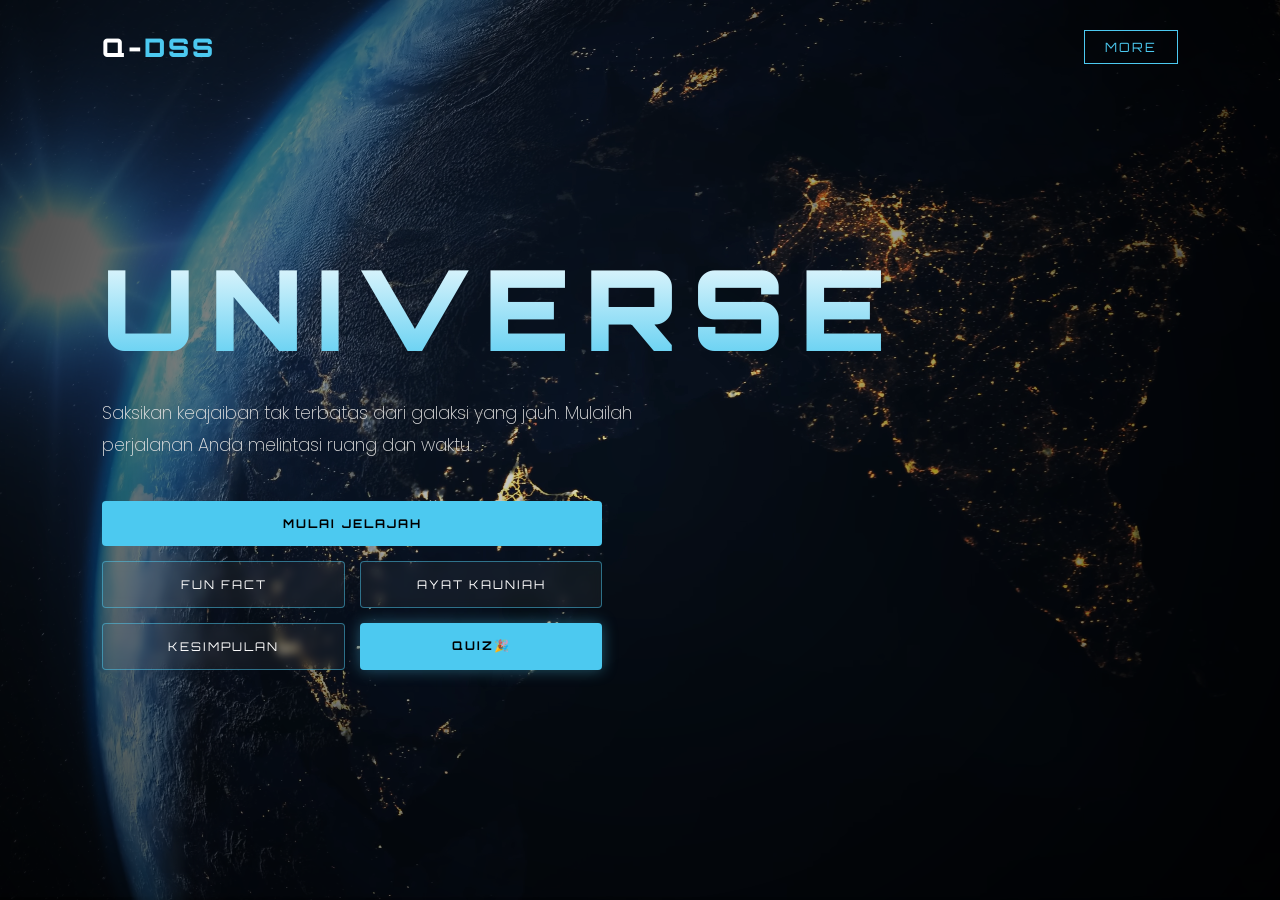
<file: index.html>
<!DOCTYPE html>
<html lang="id">
<head>
    <meta charset="UTF-8">
    <meta name="viewport" content="width=device-width, initial-scale=1.0">
    <title>Q-DSS | Jelajah Tata Surya</title>
    <style>
        @import url('https://fonts.googleapis.com/css2?family=Orbitron:wght@400;700;900&family=Poppins:wght@200;400;600&display=swap');

        * {
            margin: 0;
            padding: 0;
            box-sizing: border-box;
        }

        body {
            background: #000;
            color: white;
            font-family: 'Poppins', sans-serif;
            overflow: hidden;
            height: 100vh;
            -webkit-font-smoothing: antialiased;
        }

        /* Video Background */
        .video-wrapper {
            position: fixed;
            top: 0;
            left: 0;
            width: 100%;
            height: 100%;
            z-index: -1;
        }

        #bg-video {
            width: 100%;
            height: 100%;
            object-fit: cover;
        }

        .overlay {
            position: fixed;
            top: 0;
            left: 0;
            width: 100%;
            height: 100%;
            background: radial-gradient(circle, rgba(0,0,0,0.1) 0%, rgba(0,0,0,0.8) 100%);
            z-index: 0;
        }

        /* Overlay Sidebar Aktif */
        .body-overlay {
            position: fixed;
            top: 0;
            left: 0;
            width: 100%;
            height: 100%;
            background: rgba(0, 0, 0, 0.6);
            z-index: 999;
            opacity: 0;
            visibility: hidden;
            transition: 0.4s;
        }
        .body-overlay.active {
            opacity: 1;
            visibility: visible;
        }

        /* Nav */
        nav {
            position: relative;
            z-index: 10;
            display: flex;
            justify-content: space-between;
            align-items: center;
            padding: 30px 8%;
        }

        .logo {
            font-family: 'Orbitron';
            font-weight: 900;
            font-size: 1.6rem;
            letter-spacing: 3px;
        }

        .logo span { color: #4cc9f0; }

        .btn-more {
            background: none;
            border: 1px solid #4cc9f0;
            color: #4cc9f0;
            padding: 8px 20px;
            font-family: 'Orbitron';
            cursor: pointer;
            letter-spacing: 2px;
            font-size: 0.8rem;
            transition: 0.3s;
        }

        .btn-more:hover {
            background: #4cc9f0;
            color: #000;
            box-shadow: 0 0 15px #4cc9f0;
        }

        /* Sidebar */
        .sidebar {
            position: fixed;
            top: 0;
            right: -300px; 
            width: 280px;
            height: 100%;
            background: rgba(0, 0, 0, 0.95);
            backdrop-filter: blur(15px);
            z-index: 1000;
            transition: 0.4s ease-in-out;
            padding: 100px 30px;
            border-left: 4px solid #4cc9f0;
        }

        .sidebar.active { right: 0; }

        .sidebar ul { list-style: none; }

        .sidebar ul li { margin-bottom: 30px; }

        .sidebar ul li a {
            text-decoration: none;
            color: white;
            font-family: 'Orbitron';
            font-size: 0.9rem;
            letter-spacing: 2px;
            transition: 0.3s;
            opacity: 0.7;
            text-transform: uppercase;
        }

        .sidebar ul li a:hover {
            opacity: 1;
            color: #4cc9f0;
            padding-left: 10px;
        }

        .close-btn {
            position: absolute;
            top: 30px;
            right: 30px;
            color: #4cc9f0;
            font-family: 'Orbitron';
            cursor: pointer;
            font-size: 0.8rem;
        }

        /* Hero */
        .hero {
            position: relative;
            z-index: 10;
            height: 80vh;
            display: flex;
            align-items: center;
            padding: 0 8%;
        }

        /* Content Box */
        .content-box {
            padding-left: 0; 
        }

        h1 {
            font-family: 'Orbitron';
            font-size: clamp(3rem, 10vw, 7rem);
            font-weight: 900;
            letter-spacing: 15px;
            margin-bottom: 20px;
            background: linear-gradient(to bottom, #fff, #4cc9f0);
            -webkit-background-clip: text;
            -webkit-text-fill-color: transparent;
        }

        p {
            max-width: 600px;
            font-size: 1.1rem;
            font-weight: 200;
            line-height: 1.8;
            margin-bottom: 40px;
            color: #e0e0e0;
        }

        /* Tombol Layout Grid */
        .btn-container {
            display: grid;
            grid-template-columns: repeat(2, 1fr);
            gap: 15px;
            max-width: 500px;
        }

        .btn {
            padding: 15px 30px;
            font-family: 'Orbitron';
            font-size: 0.75rem;
            letter-spacing: 2px;
            text-decoration: none;
            transition: 0.4s;
            border-radius: 4px;
            text-align: center;
            border: 1px solid rgba(76, 201, 240, 0.5);
            background: rgba(255, 255, 255, 0.05);
            color: white;
            backdrop-filter: blur(5px);
            cursor: pointer;
        }

        .btn-wide {
            grid-column: span 2;
            background: #4cc9f0;
            color: #000;
            font-weight: 700;
            border: none;
        }

        /* Tombol Kuis Biru Solid Aktif dari Awal */
        .btn-quiz {
            background: #4cc9f0;
            color: #000;
            font-weight: 700;
            border: none;
            box-shadow: 0 0 15px rgba(76, 201, 240, 0.4);
        }

        .btn:hover {
            box-shadow: 0 0 20px #4cc9f0;
            background: #4cc9f0;
            color: #000;
            transform: translateY(-3px);
        }

        /* Efek hover khusus tombol kuis */
        .btn-quiz:hover {
            box-shadow: 0 0 25px #4cc9f0;
            background: #3eb5da;
        }

        /* =========================================
           CUSTOM MODAL (POP-UP) WARNING THEME
           ========================================= */
        .modal-quiz-overlay {
            position: fixed;
            top: 0;
            left: 0;
            width: 100%;
            height: 100%;
            background: rgba(0, 0, 0, 0.7);
            backdrop-filter: blur(10px);
            -webkit-backdrop-filter: blur(10px);
            z-index: 9999; /* Sangat tinggi agar menutupi segalanya */
            display: flex;
            justify-content: center;
            align-items: center;
            
            /* Animasi Fade In */
            opacity: 0;
            visibility: hidden;
            transition: 0.4s ease-in-out;
        }

        /* Kelas aktif untuk menampilkan modal */
        .modal-quiz-overlay.active {
            opacity: 1;
            visibility: visible;
        }

        .modal-quiz-content {
            background: rgba(0, 0, 0, 0.85);
            border: 2px solid #4cc9f0;
            width: 90%;
            max-width: 500px;
            padding: 40px;
            border-radius: 12px;
            text-align: center;
            box-shadow: 0 0 40px rgba(76, 201, 240, 0.3), inset 0 0 15px rgba(76, 201, 240, 0.1);
            position: relative;
            transform: scale(0.8);
            transition: 0.4s ease-in-out;
        }

        /* Efek Scale Up saat modal aktif */
        .modal-quiz-overlay.active .modal-quiz-content {
            transform: scale(1);
        }

        /* Simbol Peringatan Neon */
        .modal-warning-icon {
            font-size: 3rem;
            color: #ffb703; /* Warna kuning peringatan */
            margin-bottom: 20px;
            text-shadow: 0 0 15px rgba(255, 183, 3, 0.7);
        }

        .modal-quiz-title {
            font-family: 'Orbitron';
            font-weight: 700;
            color: white;
            font-size: 1.3rem;
            letter-spacing: 2px;
            margin-bottom: 20px;
            text-transform: uppercase;
        }

        .modal-quiz-text {
            font-size: 1rem;
            color: #ccc;
            line-height: 1.7;
            font-weight: 200;
            margin-bottom: 35px;
        }

        .modal-quiz-text strong {
            color: #4cc9f0;
            font-weight: 600;
        }

        /* Grid Tombol di dalam Modal */
        .modal-btn-grid {
            display: grid;
            grid-template-columns: repeat(2, 1fr);
            gap: 15px;
        }

        /* Kustomisasi tombol di dalam modal */
        .modal-btn {
            font-size: 0.8rem;
            padding: 12px 0;
            border-radius: 4px;
        }

        .btn-cancel {
            background: rgba(255, 255, 255, 0.05);
            border: 1px solid rgba(255, 255, 255, 0.2);
            color: #ccc;
        }

        .btn-cancel:hover {
            background: rgba(255, 255, 255, 0.15);
            color: white;
            box-shadow: 0 0 10px rgba(255, 255, 255, 0.2);
        }

        .btn-confirm {
            background: #4cc9f0;
            color: #000;
            border: none;
            font-weight: 700;
        }

    </style>
</head>
<body>

    <div class="video-wrapper">
        <video autoplay muted loop playsinline id="bg-video">
            <source src="videoplayback (2).mp4" type="video/mp4">
        </video>
    </div>

    <div class="overlay"></div>
    <div class="body-overlay" id="bodyOverlay" onclick="toggleSidebar()"></div>

    <nav>
        <div class="logo">Q-<span>DSS</span></div>
        <button class="btn-more" onclick="toggleSidebar()">MORE</button>
    </nav>

    <div class="sidebar" id="sidebar">
        <div class="close-btn" onclick="toggleSidebar()">CLOSE [X]</div>
        <ul>
            <li><a href="contactus.html">Contact Us</a></li>
            <li><a href="library.html">Library</a></li>
            <li><a href="about this.html">About This</a></li>
            <li><a href="suggestion.html">Suggestion</a></li>
        </ul>
    </div>

    <main class="hero">
        <div class="content-box">
            <h1>UNIVERSE</h1>
            <p>Saksikan keajaiban tak terbatas dari galaksi yang jauh. Mulailah perjalanan Anda melintasi ruang dan waktu.</p>
            
            <div class="btn-container">
                <a href="pembahasan.html" class="btn btn-wide">MULAI JELAJAH</a>
                <a href="funfact.html" class="btn">FUN FACT</a>
                <a href="ayat.html" class="btn">AYAT KAUNIAH</a>
                <a href="kesimpulan.html" class="btn">KESIMPULAN</a>
                
                <a onclick="openQuizModal()" class="btn btn-quiz">QUIZ🎉</a>
            </div>
        </div>
    </main>

    <div class="modal-quiz-overlay" id="quizModal">
        <div class="modal-quiz-content">
            <div class="modal-warning-icon">⚠️</div>
            <div class="modal-quiz-title">Transmisi Terdeteksi</div>
            <p class="modal-quiz-text">
                PENTING: Sebelum mengerjakan kuis, pastikan Kamu sudah mempelajari seluruh isi materi di dalam website <strong>Q-DSS</strong> ini! <br><br> Apakah Kamu sudah siap untuk memulai ujian kosmik?
            </p>
            
            <div class="modal-btn-grid">
                <button class="btn modal-btn btn-cancel" onclick="closeQuizModal()">BELUM SIAP</button>
                <a href="quiz.html" class="btn modal-btn btn-confirm">SIAP, MULAI</a>
            </div>
        </div>
    </div>

    <script>
        function toggleSidebar() {
            document.getElementById("sidebar").classList.toggle("active");
            document.getElementById("bodyOverlay").classList.toggle("active");
        }

        // --- LOGIKA JAVASCRIPT UNTUK MODAL KUIS ---
        const quizModal = document.getElementById("quizModal");

        // Fungsi Membuka Modal
        function openQuizModal() {
            quizModal.classList.add("active");
        }

        // Fungsi Menutup Modal
        function closeQuizModal() {
            quizModal.classList.remove("active");
        }

        // Opsional: Menutup modal jika user klik area gelap di luar kotak peringatan
        quizModal.addEventListener('click', function(e) {
            if (e.target === quizModal) {
                closeQuizModal();
            }
        });
    </script>

</body>
</html>
</file>
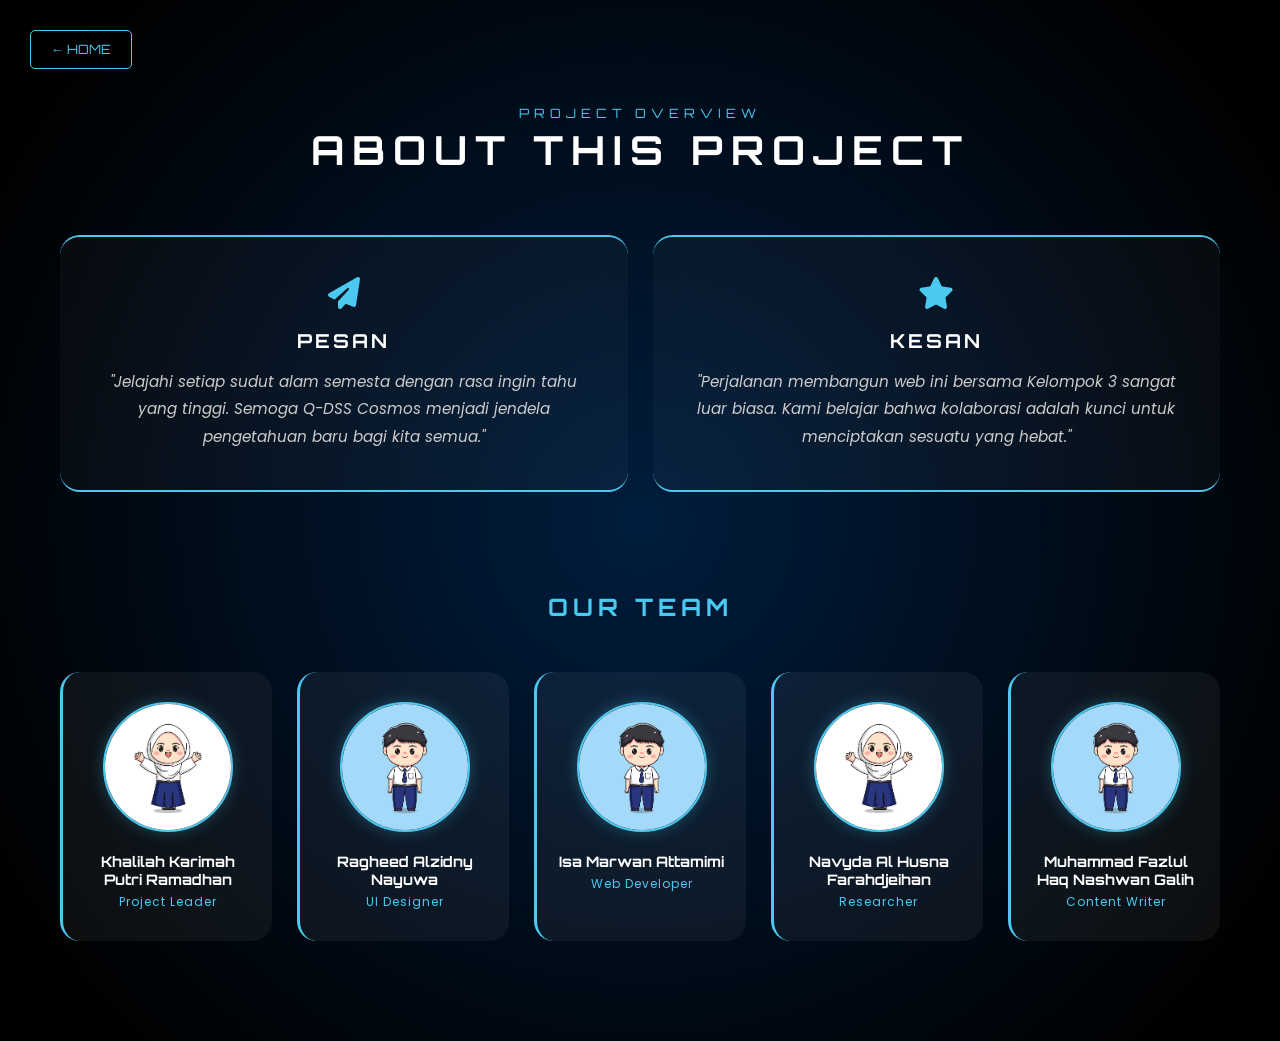
<file: about this.html>
<!DOCTYPE html>
<html lang="id">
<head>
    <meta charset="UTF-8">
    <meta name="viewport" content="width=device-width, initial-scale=1.0">
    <title>About Project | Kelompok 3</title>
    <link rel="stylesheet" href="https://cdnjs.cloudflare.com/ajax/libs/font-awesome/6.5.1/css/all.min.css">
    <style>
        @import url('https://fonts.googleapis.com/css2?family=Orbitron:wght@400;700&family=Poppins:wght@200;400;600&display=swap');

        * { margin: 0; padding: 0; box-sizing: border-box; }

        body {
            background: #000;
            color: white;
            font-family: 'Poppins', sans-serif;
            background-image: radial-gradient(circle at center, #001d3d 0%, #000 90%);
            min-height: 100vh;
        }

        /* Tombol Back */
        .btn-back {
            position: fixed;
            top: 30px;
            left: 30px;
            text-decoration: none;
            color: #4cc9f0;
            font-family: 'Orbitron';
            font-size: 0.8rem;
            border: 1px solid #4cc9f0;
            padding: 10px 20px;
            border-radius: 5px;
            transition: 0.3s;
            z-index: 100;
            background: rgba(0,0,0,0.5);
            backdrop-filter: blur(5px);
        }

        .btn-back:hover { background: #4cc9f0; color: #000; box-shadow: 0 0 20px #4cc9f0; }

        .container {
            max-width: 1200px;
            margin: 0 auto;
            padding: 100px 20px;
        }

        header { text-align: center; margin-bottom: 60px; }
        header h1 {
            font-family: 'Orbitron';
            font-size: 2.5rem;
            letter-spacing: 8px;
            color: #fff;
            margin-bottom: 10px;
        }
        header span { color: #4cc9f0; font-family: 'Orbitron'; letter-spacing: 5px; font-size: 0.8rem; }

        /* --- PESAN & KESAN (DI ATAS) --- */
        .feedback-section {
            display: grid;
            grid-template-columns: repeat(auto-fit, minmax(300px, 1fr));
            gap: 25px;
            margin-bottom: 100px;
        }

        .feedback-box {
            background: rgba(255, 255, 255, 0.03);
            padding: 40px;
            border-radius: 20px;
            border-top: 2px solid #4cc9f0;
            border-bottom: 2px solid #4cc9f0;
            backdrop-filter: blur(10px);
            text-align: center;
            transition: 0.3s;
        }

        .feedback-box:hover { background: rgba(76, 201, 240, 0.05); }

        .feedback-box i { font-size: 2rem; color: #4cc9f0; margin-bottom: 20px; display: block; }
        .feedback-box h2 { font-family: 'Orbitron'; font-size: 1.2rem; color: #fff; margin-bottom: 15px; letter-spacing: 3px; }
        .feedback-box p { font-size: 0.95rem; line-height: 1.8; color: #ccc; font-style: italic; }

        /* --- ANGGOTA (5 ORANG) --- */
        .team-title {
            text-align: center;
            font-family: 'Orbitron';
            font-size: 1.5rem;
            color: #4cc9f0;
            margin-bottom: 50px;
            letter-spacing: 5px;
        }

        .team-grid {
            display: grid;
            grid-template-columns: repeat(auto-fit, minmax(200px, 1fr));
            gap: 25px;
            justify-content: center;
        }

        .member-card {
            background: rgba(255, 255, 255, 0.05);
            padding: 30px 20px;
            border-radius: 20px;
            text-align: center;
            border-left: 3px solid #4cc9f0; /* Garis vertikal biru */
            transition: 0.4s;
        }

        .member-card:hover { transform: translateY(-10px); background: rgba(76, 201, 240, 0.1); }

        .photo-frame {
            width: 130px;
            height: 130px;
            margin: 0 auto 20px;
            border: 2px solid #4cc9f0;
            border-radius: 50%;
            overflow: hidden;
            background: #111;
            box-shadow: 0 0 15px rgba(76, 201, 240, 0.3);
        }

        .photo-frame img { width: 100%; height: 100%; object-fit: cover; }

        .member-card h3 { font-family: 'Orbitron'; font-size: 0.9rem; margin-bottom: 5px; color: #fff; }
        .member-card p { font-size: 0.75rem; color: #4cc9f0; letter-spacing: 1px; }

        @media (max-width: 768px) {
            header h1 { font-size: 1.8rem; }
        }
    </style>
</head>
<body>

    <a href="index.html" class="btn-back">← HOME</a>

    <div class="container">
        <header>
            <span>PROJECT OVERVIEW</span>
            <h1>ABOUT THIS PROJECT</h1>
        </header>

        <div class="feedback-section">
            <div class="feedback-box">
                <i class="fa-solid fa-paper-plane"></i>
                <h2>PESAN</h2>
                <p>"Jelajahi setiap sudut alam semesta dengan rasa ingin tahu yang tinggi. Semoga Q-DSS Cosmos menjadi jendela pengetahuan baru bagi kita semua."</p>
            </div>
            <div class="feedback-box">
                <i class="fa-solid fa-star"></i>
                <h2>KESAN</h2>
                <p>"Perjalanan membangun web ini bersama Kelompok 3 sangat luar biasa. Kami belajar bahwa kolaborasi adalah kunci untuk menciptakan sesuatu yang hebat."</p>
            </div>
        </div>

        <h2 class="team-title">OUR TEAM</h2>
        
        <div class="team-grid">
            <div class="member-card">
                <div class="photo-frame">
                    <img src="siswa-smp-indonesia-karakter-gadis-hijab-lucu_380474-906.avif" alt="Anggota 1">
                </div>
                <h3>Khalilah Karimah Putri Ramadhan</h3>
                <p>Project Leader</p>
            </div>

            <div class="member-card">
                <div class="photo-frame">
                    <img src="siswa-indonesia-smp-karakter-anak-laki-laki-kawaii-yang-lucu_380474-748.avif" alt="Anggota 2">
                </div>
                <h3>Ragheed Alzidny Nayuwa</h3>
                <p>UI Designer</p>
            </div>

            <div class="member-card">
                <div class="photo-frame">
                    <img src="siswa-indonesia-smp-karakter-anak-laki-laki-kawaii-yang-lucu_380474-748.avif" alt="Anggota 3">
                </div>
                <h3>Isa Marwan Attamimi</h3>
                <p>Web Developer</p>
            </div>

            <div class="member-card">
                <div class="photo-frame">
                    <img src="siswa-smp-indonesia-karakter-gadis-hijab-lucu_380474-906.avif" alt="Anggota 4">
                </div>
                <h3>Navyda Al Husna Farahdjeihan</h3>
                <p>Researcher</p>
            </div>

            <div class="member-card">
                <div class="photo-frame">
                    <img src="siswa-indonesia-smp-karakter-anak-laki-laki-kawaii-yang-lucu_380474-748.avif" alt="Anggota 5">
                </div>
                <h3>Muhammad Fazlul Haq Nashwan Galih</h3>
                <p>Content Writer</p>
            </div>
        </div>
    </div>

</body>
</html>
</file>
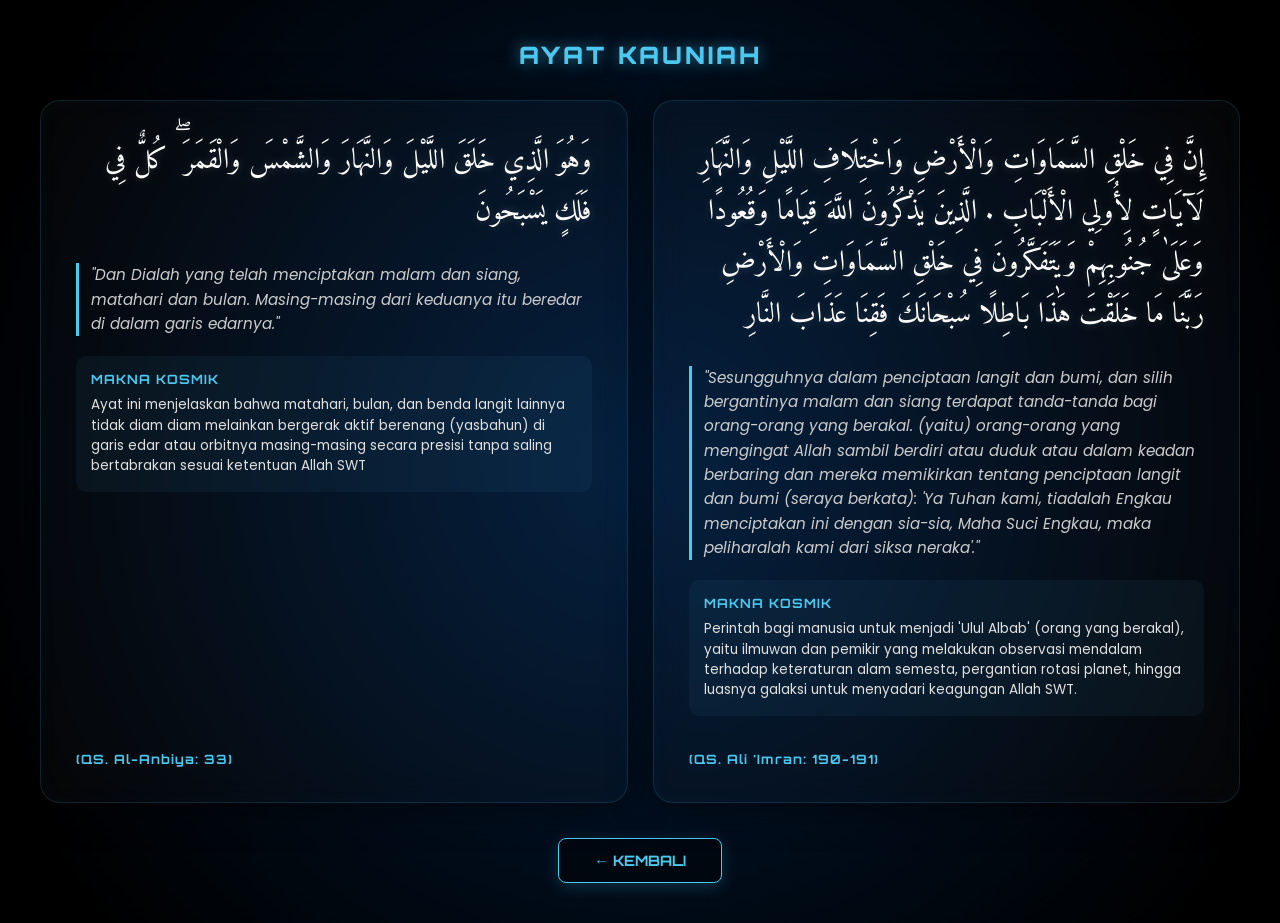
<file: ayat.html>
<!DOCTYPE html>
<html lang="id">
<head>
    <meta charset="UTF-8">
    <meta name="viewport" content="width=device-width, initial-scale=1.0">
    <title>Q-DSS | Ayat Kauniah</title>
    <style>
        @import url('https://fonts.googleapis.com/css2?family=Amiri&family=Orbitron:wght@400;700;900&family=Poppins:wght@300;400;500;600&display=swap');

        * { margin: 0; padding: 0; box-sizing: border-box; }

        body {
            background: #000;
            color: white;
            font-family: 'Poppins', sans-serif;
            min-height: 100vh;
            width: 100vw;
            display: flex;
            flex-direction: column;
            justify-content: center;
            align-items: center;
            background-image: radial-gradient(circle at center, #001d3d 0%, #000 90%);
            overflow-x: hidden;
            padding: 40px 20px;
        }

        /* --- BACKGROUND STARS --- */
        .stars {
            position: fixed;
            top: 0; left: 0; width: 100%; height: 100%;
            background: url('https://www.transparenttextures.com/patterns/stardust.png');
            opacity: 0.4;
            z-index: -1;
        }

        h2.main-title {
            font-family: 'Orbitron', sans-serif;
            font-weight: 900;
            letter-spacing: 3px;
            color: #4cc9f0;
            margin-bottom: 30px;
            text-shadow: 0 0 15px rgba(76, 201, 240, 0.6);
            text-transform: uppercase;
            text-align: center;
            animation: fadeInDown 0.8s ease-out;
        }

        /* --- LAYOUT DUA KOLOM --- */
        .verses-wrapper {
            display: flex;
            gap: 25px;
            width: 100%;
            max-width: 1200px;
            justify-content: center;
            align-items: stretch;
            margin-bottom: 35px;
            animation: fadeInUp 1s ease-out;
        }

        /* --- GLASS CARD DESIGN --- */
        .glass-card {
            background: rgba(255, 255, 255, 0.02);
            border: 1px solid rgba(76, 201, 240, 0.15);
            backdrop-filter: blur(15px);
            -webkit-backdrop-filter: blur(15px);
            padding: 35px;
            border-radius: 20px;
            flex: 1;
            display: flex;
            flex-direction: column;
            justify-content: space-between;
            box-shadow: 0 0 40px rgba(0, 0, 0, 0.6), inset 0 0 20px rgba(76, 201, 240, 0.03);
            transition: 0.3s ease;
        }

        .glass-card:hover {
            border-color: rgba(76, 201, 240, 0.4);
            box-shadow: 0 0 30px rgba(76, 201, 240, 0.2);
            transform: translateY(-5px);
        }

        /* --- TULISAN ARAB --- */
        .arabic {
            font-family: 'Amiri', serif;
            font-size: 1.8rem;
            line-height: 3.2rem;
            direction: rtl;
            margin-bottom: 25px;
            color: #fff;
            text-shadow: 0 0 10px rgba(255, 255, 255, 0.2);
            text-align: right;
        }

        /* --- ARTI --- */
        .arti {
            font-size: 0.95rem;
            line-height: 1.6;
            color: #ccc;
            margin-bottom: 20px;
            font-style: italic;
            text-align: left;
            border-left: 3px solid #4cc9f0;
            padding-left: 12px;
        }

        /* --- MAKNA / TAFSIR KOSMIK --- */
        .makna-section {
            background: rgba(76, 201, 240, 0.05);
            border-radius: 10px;
            padding: 15px;
            margin-bottom: 20px;
            text-align: left;
        }

        .makna-title {
            font-family: 'Orbitron', sans-serif;
            font-size: 0.8rem;
            color: #4cc9f0;
            font-weight: bold;
            letter-spacing: 1px;
            margin-bottom: 8px;
            text-transform: uppercase;
        }

        .makna-text {
            font-size: 0.85rem;
            line-height: 1.5;
            color: #e0e0e0;
        }

        .source {
            font-family: 'Orbitron', sans-serif;
            font-size: 0.8rem;
            color: #4cc9f0;
            letter-spacing: 1px;
            font-weight: bold;
            margin-top: auto;
            padding-top: 15px;
            text-align: left;
        }

        /* --- TOMBOL KEMBALI --- */
        .btn-back {
            display: inline-block;
            color: #4cc9f0;
            text-decoration: none;
            font-family: 'Orbitron';
            font-weight: bold;
            font-size: 0.9rem;
            border: 1px solid #4cc9f0;
            padding: 12px 35px;
            border-radius: 8px;
            background: rgba(0, 0, 0, 0.4);
            transition: 0.3s ease;
            box-shadow: 0 4px 15px rgba(76, 201, 240, 0.2);
            animation: fadeIn 1.2s ease-out;
        }

        .btn-back:hover { 
            background: #4cc9f0; 
            color: #000; 
            box-shadow: 0 0 20px #4cc9f0;
            transform: translateY(-2px);
        }

        /* --- RESPONSIVE UNTUK HP --- */
        @media (max-width: 950px) {
            .verses-wrapper {
                flex-direction: column;
            }
            body {
                padding: 20px;
            }
        }

        /* --- ANIMATIONS --- */
        @keyframes fadeInDown {
            from { opacity: 0; transform: translateY(-20px); }
            to { opacity: 1; transform: translateY(0); }
        }
        @keyframes fadeInUp {
            from { opacity: 0; transform: translateY(20px); }
            to { opacity: 1; transform: translateY(0); }
        }
    </style>
</head>
<body>

    <div class="stars"></div>

    <h2 class="main-title">Ayat Kauniah</h2>

    <div class="verses-wrapper">
        
        <div class="glass-card">
            <div>
                <p class="arabic">وَهُوَ الَّذِي خَلَقَ اللَّيْلَ وَالنَّهَارَ وَالشَّمْسَ وَالْقَمَرَ ۖ كُلٌّ فِي فَلَكٍ يَسْبَحُونَ</p>
                <p class="arti">"Dan Dialah yang telah menciptakan malam dan siang, matahari dan bulan. Masing-masing dari keduanya itu beredar di dalam garis edarnya."</p>
                
                <div class="makna-section">
                    <p class="makna-title"><i class="fa-solid fa-orbit"></i> Makna Kosmik</p>
                    <p class="makna-text">Ayat ini menjelaskan bahwa matahari, bulan, dan benda langit lainnya tidak diam diam melainkan bergerak aktif berenang (yasbahun) di garis edar atau orbitnya masing-masing secara presisi tanpa saling bertabrakan sesuai ketentuan Allah SWT</p>
                </div>
            </div>
            <p class="source">(QS. Al-Anbiya: 33)</p>
        </div>

        <div class="glass-card">
            <div>
                <p class="arabic">إِنَّ فِي خَلْقِ السَّمَاوَاتِ وَالْأَرْضِ وَاخْتِلَافِ اللَّيْلِ وَالنَّهَارِ لَآيَاتٍ لِأُولِي الْأَلْبَابِ . الَّذِينَ يَذْكُرُونَ اللَّهَ قِيَامًا وَقُعُودًا وَعَلَىٰ جُنُوبِهِمْ وَيَتَفَكَّرُونَ فِي خَلْقِ السَّمَاوَاتِ وَالْأَرْضِ رَبَّنَا مَا خَلَقْتَ هَٰذَا بَاطِلًا سُبْحَانَكَ فَقِنَا عَذَابَ النَّارِ</p>
                <p class="arti">"Sesungguhnya dalam penciptaan langit dan bumi, dan silih bergantinya malam dan siang terdapat tanda-tanda bagi orang-orang yang berakal. (yaitu) orang-orang yang mengingat Allah sambil berdiri atau duduk atau dalam keadan berbaring dan mereka memikirkan tentang penciptaan langit dan bumi (seraya berkata): 'Ya Tuhan kami, tiadalah Engkau menciptakan ini dengan sia-sia, Maha Suci Engkau, maka peliharalah kami dari siksa neraka'."</p>
                
                <div class="makna-section">
                    <p class="makna-title"><i class="fa-solid fa-brain"></i> Makna Kosmik</p>
                    <p class="makna-text">Perintah bagi manusia untuk menjadi 'Ulul Albab' (orang yang berakal), yaitu ilmuwan dan pemikir yang melakukan observasi mendalam terhadap keteraturan alam semesta, pergantian rotasi planet, hingga luasnya galaksi untuk menyadari keagungan Allah SWT.</p>
                </div>
            </div>
            <p class="source">(QS. Ali 'Imran: 190-191)</p>
        </div>

    </div>

    <a href="index.html" class="btn-back">← KEMBALI</a>

</body>
</html>
</file>
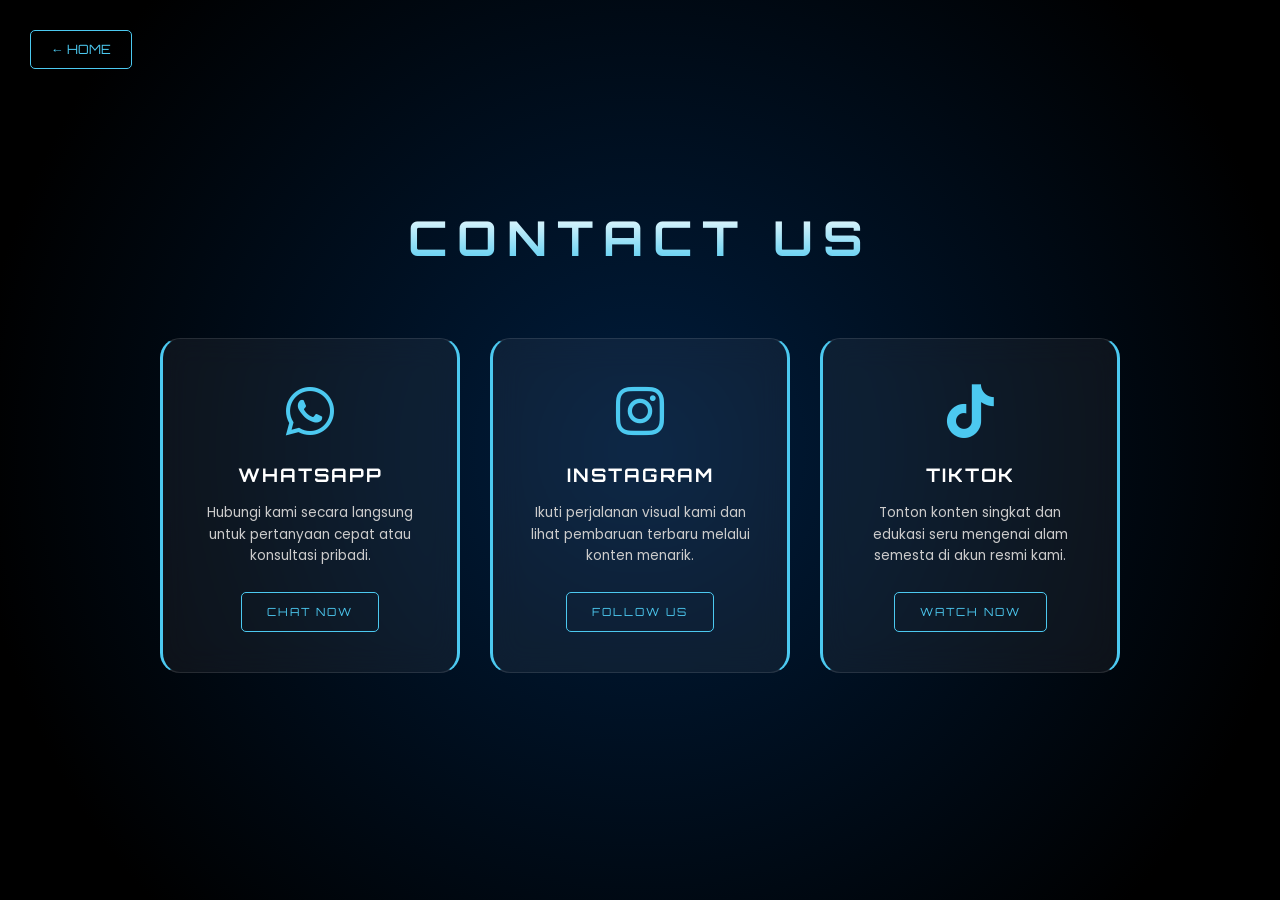
<file: contactus.html>
<!DOCTYPE html>
<html lang="id">
<head>
    <meta charset="UTF-8">
    <meta name="viewport" content="width=device-width, initial-scale=1.0">
    <title>Contact Us | Q-DSS</title>
    <link href='https://unpkg.com/boxicons@2.1.4/css/boxicons.min.css' rel='stylesheet'>
    <style>
        @import url('https://fonts.googleapis.com/css2?family=Orbitron:wght@400;700;900&family=Poppins:wght@200;400;600&display=swap');

        * {
            margin: 0;
            padding: 0;
            box-sizing: border-box;
        }

        body {
            background: #000;
            color: white;
            font-family: 'Poppins', sans-serif;
            min-height: 100vh;
            display: flex;
            flex-direction: column;
            align-items: center;
            justify-content: center;
            background-image: radial-gradient(circle at center, #001d3d 0%, #000 85%);
            overflow-x: hidden;
        }

        .btn-back {
            position: fixed;
            top: 30px;
            left: 30px;
            text-decoration: none;
            color: #4cc9f0;
            font-family: 'Orbitron';
            font-size: 0.8rem;
            border: 1px solid #4cc9f0;
            padding: 10px 20px;
            border-radius: 5px;
            transition: 0.3s;
            z-index: 100;
        }

        .btn-back:hover {
            background: #4cc9f0;
            color: #000;
            box-shadow: 0 0 20px #4cc9f0;
        }

        h1 {
            font-family: 'Orbitron';
            font-size: 3rem;
            letter-spacing: 10px;
            margin-bottom: 50px;
            text-align: center;
            background: linear-gradient(to bottom, #fff, #4cc9f0);
            -webkit-background-clip: text;
            -webkit-text-fill-color: transparent;
        }

        .contact-container {
            display: grid;
            grid-template-columns: repeat(auto-fit, minmax(280px, 1fr));
            gap: 30px;
            width: 90%;
            max-width: 1000px;
            padding: 20px;
        }

        .contact-card {
            background: rgba(255, 255, 255, 0.05);
            backdrop-filter: blur(15px);
            padding: 40px 30px;
            border-radius: 20px;
            text-align: center;
            transition: 0.4s;
            border-left: 3px solid #4cc9f0;
            border-right: 3px solid #4cc9f0;
            border-top: 1px solid rgba(255, 255, 255, 0.1);
            border-bottom: 1px solid rgba(255, 255, 255, 0.1);
        }

        .contact-card:hover {
            transform: translateY(-10px);
            background: rgba(76, 201, 240, 0.1);
            box-shadow: 0 10px 30px rgba(76, 201, 240, 0.2);
        }

        /* --- STYLE BARU UNTUK IKON --- */
        .icon {
            font-size: 4rem; /* Ukuran logo */
            margin-bottom: 20px;
            display: block;
            color: #4cc9f0; /* Warna default biru neon */
            transition: 0.3s;
        }

        /* Efek Glow sesuai warna brand masing-masing saat hover */
        .wa:hover { color: #25D366; filter: drop-shadow(0 0 15px #25D366); }
        .ig:hover { color: #E1306C; filter: drop-shadow(0 0 15px #E1306C); }
        .tt:hover { color: #fff; filter: drop-shadow(0 0 15px #ff0050); }

        .contact-card h3 {
            font-family: 'Orbitron';
            color: #fff;
            margin-bottom: 15px;
            letter-spacing: 2px;
        }

        .contact-card p {
            font-size: 0.85rem;
            color: #ccc;
            margin-bottom: 25px;
            line-height: 1.6;
        }

        .btn-contact {
            display: inline-block;
            padding: 12px 25px;
            background: none;
            border: 1px solid #4cc9f0;
            color: #4cc9f0;
            text-decoration: none;
            font-family: 'Orbitron';
            font-size: 0.7rem;
            letter-spacing: 2px;
            border-radius: 5px;
            transition: 0.3s;
        }

        .btn-contact:hover {
            background: #4cc9f0;
            color: #000;
            box-shadow: 0 0 15px #4cc9f0;
        }

    </style>
</head>
<body>

    <a href="index.html" class="btn-back">← HOME</a>

    <h1>CONTACT US</h1>

    <div class="contact-container">
        
        <div class="contact-card">
            <i class='bx bxl-whatsapp icon wa'></i>
            <h3>WHATSAPP</h3>
            <p>Hubungi kami secara langsung untuk pertanyaan cepat atau konsultasi pribadi.</p>
            <a href="https://wa.me/0895320558751" target="_blank" class="btn-contact">CHAT NOW</a>
        </div>

        <div class="contact-card">
            <i class='bx bxl-instagram icon ig'></i>
            <h3>INSTAGRAM</h3>
            <p>Ikuti perjalanan visual kami dan lihat pembaruan terbaru melalui konten menarik.</p>
            <a href="https://instagram.com/isamarwan6075" target="_blank" class="btn-contact">FOLLOW US</a>
        </div>

        <div class="contact-card">
            <i class='bx bxl-tiktok icon tt'></i>
            <h3>TIKTOK</h3>
            <p>Tonton konten singkat dan edukasi seru mengenai alam semesta di akun resmi kami.</p>
            <a href="https://tiktok.com/@isa0895xxx" target="_blank" class="btn-contact">WATCH NOW</a>
        </div>

    </div>

</body>
</html>
</file>
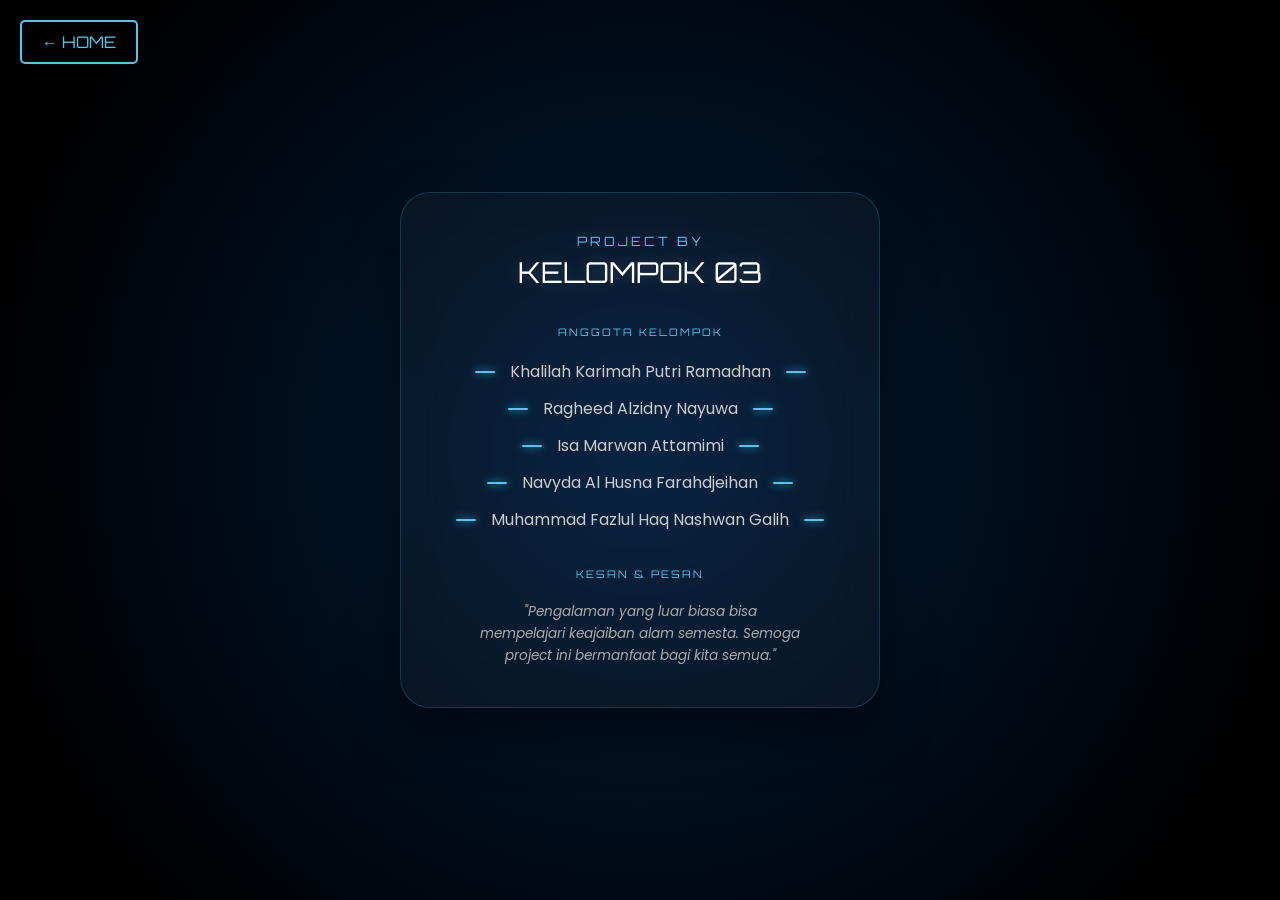
<file: end.html>
<!DOCTYPE html>
<html lang="id">
<head>
    <meta charset="UTF-8">
    <meta name="viewport" content="width=device-width, initial-scale=1.0">
    <title>ASTROSPACE | Kelompok</title>
    <style>
        @import url('https://fonts.googleapis.com/css2?family=Orbitron:wght@400;900&family=Poppins:wght@300;400&display=swap');

        * { margin: 0; padding: 0; box-sizing: border-box; }

        body {
            background: #000;
            color: white;
            font-family: 'Poppins', sans-serif;
            height: 100vh; width: 100vw;
            overflow: hidden;
            display: flex;
            justify-content: center;
            align-items: center;
            background-image: radial-gradient(circle at center, #001d3d 0%, #000 85%);
        }

        .stars {
            position: fixed; top: 0; left: 0; width: 100%; height: 100%;
            background: url('https://www.transparenttextures.com/patterns/stardust.png');
            opacity: 0.4; z-index: -1;
        }

        .btn-back {
            position: fixed; top: 20px; left: 20px;
            color: #4cc9f0; text-decoration: none;
            font-family: 'Orbitron'; border: 2px solid #4cc9f0;
            padding: 10px 20px; border-radius: 5px;
            background: rgba(0,0,0,0.8); transition: 0.3s; z-index: 10000;
        }
        .btn-back:hover { background: #4cc9f0; color: #000; box-shadow: 0 0 20px #4cc9f0; }

        .glass-card {
            width: 85%;
            max-width: 480px;
            background: rgba(255, 255, 255, 0.03);
            backdrop-filter: blur(20px);
            padding: 40px;
            border-radius: 30px;
            border: 1px solid rgba(76, 201, 240, 0.2);
            text-align: center;
            box-shadow: 0 25px 50px rgba(0, 0, 0, 0.5);
        }

        .header-label {
            font-family: 'Orbitron';
            color: #4cc9f0;
            font-size: 0.8rem;
            letter-spacing: 3px;
            margin-bottom: 5px;
            display: block;
        }

        .group-title {
            font-family: 'Orbitron';
            font-size: 1.8rem;
            color: #fff;
            margin-bottom: 35px;
            display: block;
            text-shadow: 0 0 15px rgba(255, 255, 255, 0.2);
        }

        .section-label {
            font-family: 'Orbitron';
            font-size: 0.65rem;
            color: #4cc9f0;
            display: block;
            margin-bottom: 20px;
            letter-spacing: 2px;
            text-transform: uppercase;
        }

        .member-list {
            list-style: none;
            padding: 0;
            margin-bottom: 35px;
        }

        .member-list li {
            font-size: 1rem;
            color: #ccc;
            margin-bottom: 12px;
            display: flex;
            align-items: center;
            justify-content: center;
            gap: 15px; /* Jarak antara garis dan nama */
        }

        /* GARIS BIRU KANAN KIRI */
        .member-list li::before,
        .member-list li::after {
            content: "";
            width: 20px;
            height: 2px;
            background: #4cc9f0;
            box-shadow: 0 0 8px #4cc9f0;
            border-radius: 2px;
        }

        .closing-box {
            margin-top: 10px;
        }

        .closing-words {
            font-style: italic;
            color: #aaa;
            font-size: 0.85rem;
            line-height: 1.6;
            max-width: 320px;
            margin: 0 auto;
        }
    </style>
</head>
<body>

    <div class="stars"></div>
    <a href="index.html" class="btn-back">← HOME</a>

    <div class="glass-card">
        <span class="header-label">PROJECT BY</span>
        <span class="group-title">KELOMPOK 03</span>

        <span class="section-label">ANGGOTA KELOMPOK</span>
        <ul class="member-list">
            <li>Khalilah Karimah Putri Ramadhan</li>
            <li>Ragheed Alzidny Nayuwa</li>
            <li>Isa Marwan Attamimi</li>
            <li>Navyda Al Husna Farahdjeihan</li>
            <li>Muhammad Fazlul Haq Nashwan Galih</li>
        </ul>

        <div class="closing-box">
            <span class="section-label">KESAN & PESAN</span>
            <p class="closing-words">
                "Pengalaman yang luar biasa bisa mempelajari keajaiban alam semesta. Semoga project ini bermanfaat bagi kita semua."
            </p>
        </div>
    </div>

</body>
</html>
</file>
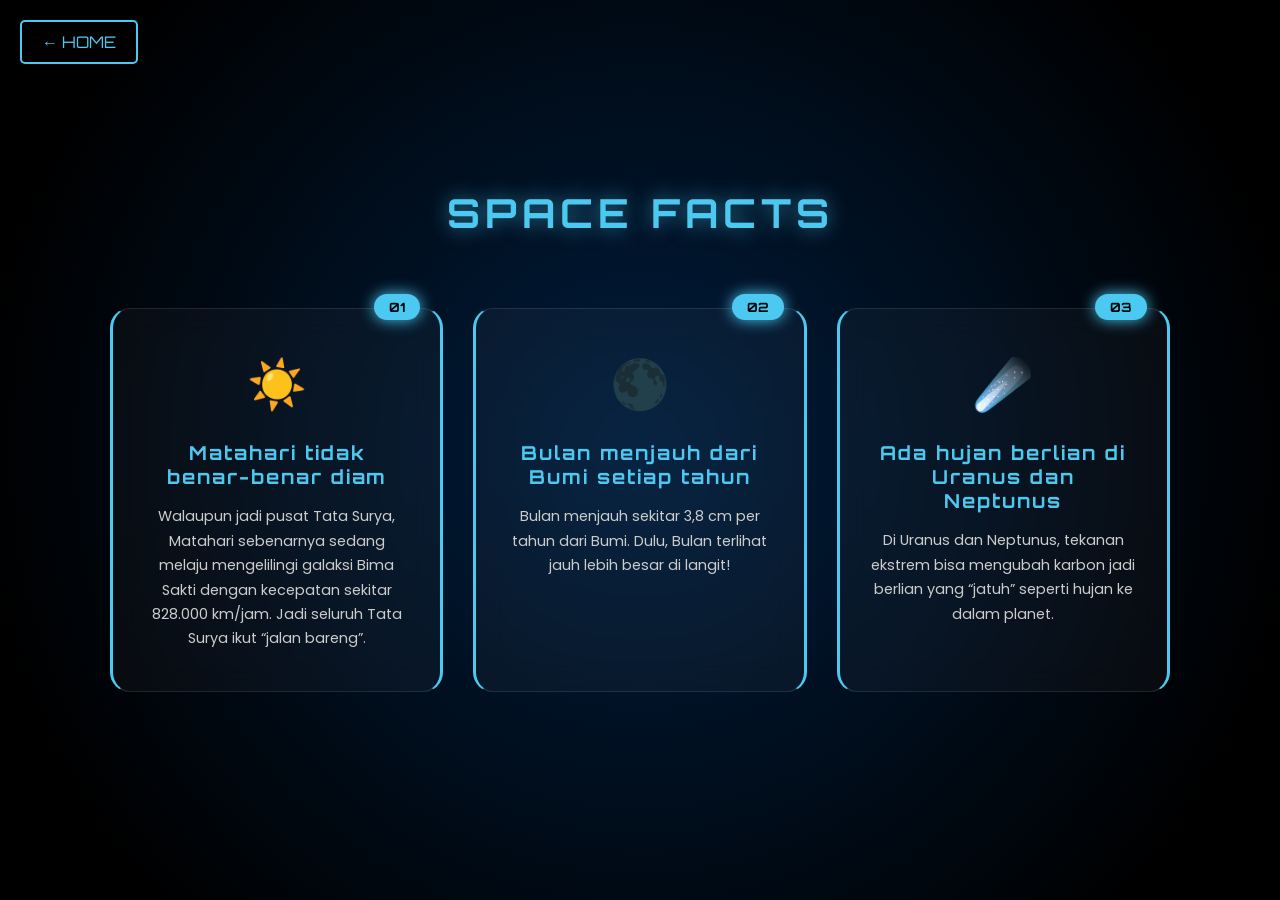
<file: funfact.html>
<!DOCTYPE html>
<html lang="id">
<head>
    <meta charset="UTF-8">
    <meta name="viewport" content="width=device-width, initial-scale=1.0">
    <title>Q-DSS | Fun Facts</title>
    <style>
        @import url('https://fonts.googleapis.com/css2?family=Orbitron:wght@400;900&family=Poppins:wght@300;400&display=swap');

        * { margin: 0; padding: 0; box-sizing: border-box; }

        body {
            background: #000;
            color: white;
            font-family: 'Poppins', sans-serif;
            min-height: 100vh;
            width: 100vw;
            display: flex;
            flex-direction: column;
            align-items: center;
            justify-content: center;
            background-image: radial-gradient(circle at center, #001d3d 0%, #000 85%);
            overflow-x: hidden;
        }

        .stars {
            position: fixed; top: 0; left: 0; width: 100%; height: 100%;
            background: url('https://www.transparenttextures.com/patterns/stardust.png');
            opacity: 0.4; z-index: -1;
        }

        .btn-back {
            position: fixed; top: 20px; left: 20px;
            color: #4cc9f0; text-decoration: none;
            font-family: 'Orbitron'; border: 2px solid #4cc9f0;
            padding: 10px 20px; border-radius: 5px;
            background: rgba(0,0,0,0.8); transition: 0.3s; z-index: 10000;
        }
        .btn-back:hover { background: #4cc9f0; color: #000; box-shadow: 0 0 20px #4cc9f0; }

        h1 {
            font-family: 'Orbitron';
            font-size: 2.5rem;
            color: #4cc9f0;
            margin-bottom: 50px;
            text-align: center;
            letter-spacing: 5px;
            text-shadow: 0 0 20px rgba(76, 201, 240, 0.6);
        }

        /* GRID UNTUK 3 FUN FACT */
        .fact-container {
            display: grid;
            grid-template-columns: repeat(auto-fit, minmax(300px, 1fr));
            gap: 30px;
            width: 90%;
            max-width: 1100px;
            padding: 20px;
        }

        .fact-card {
            background: rgba(255, 255, 255, 0.03);
            backdrop-filter: blur(15px);
            padding: 40px 30px;
            border-radius: 20px;
            text-align: center;
            transition: 0.4s;
            position: relative;
            /* Garis Vertikal di Kanan Kiri sesuai keinginanmu tadi */
            border-left: 3px solid #4cc9f0;
            border-right: 3px solid #4cc9f0;
            border-top: 1px solid rgba(255, 255, 255, 0.1);
            border-bottom: 1px solid rgba(255, 255, 255, 0.1);
        }

        .fact-card:hover {
            transform: translateY(-15px);
            background: rgba(76, 201, 240, 0.08);
            box-shadow: 0 10px 30px rgba(76, 201, 240, 0.2);
        }

        .fact-icon {
            font-size: 3rem;
            margin-bottom: 20px;
            display: block;
        }

        .fact-card h3 {
            font-family: 'Orbitron';
            color: #4cc9f0;
            margin-bottom: 15px;
            font-size: 1.2rem;
            letter-spacing: 2px;
        }

        .fact-card p {
            font-size: 0.9rem;
            line-height: 1.7;
            color: #ccc;
        }

        .fact-number {
            position: absolute;
            top: -15px;
            right: 20px;
            background: #4cc9f0;
            color: #000;
            font-family: 'Orbitron';
            font-weight: bold;
            padding: 5px 15px;
            border-radius: 20px;
            font-size: 0.8rem;
            box-shadow: 0 0 15px #4cc9f0;
        }
    </style>
</head>
<body>

    <div class="stars"></div>
    <a href="index.html" class="btn-back">← HOME</a>

    <h1>SPACE FACTS</h1>

    <div class="fact-container">
        
        <!-- FACT 1 -->
        <div class="fact-card">
            <span class="fact-number">01</span>
            <span class="fact-icon">☀️</span>
            <h3>Matahari tidak benar-benar diam</h3>
            <p>Walaupun jadi pusat Tata Surya, Matahari sebenarnya sedang melaju mengelilingi galaksi Bima Sakti dengan kecepatan sekitar 828.000 km/jam. Jadi seluruh Tata Surya ikut “jalan bareng”.</p>
        </div>

        <!-- FACT 2 -->
        <div class="fact-card">
            <span class="fact-number">02</span>
            <span class="fact-icon">🌑</span>
            <h3>Bulan menjauh dari Bumi setiap tahun</h3>
            <p>Bulan menjauh sekitar 3,8 cm per tahun dari Bumi. Dulu, Bulan terlihat jauh lebih besar di langit!</p>
        </div>

        <!-- FACT 3 -->
        <div class="fact-card">
            <span class="fact-number">03</span>
            <span class="fact-icon">☄️</span>
            <h3>Ada hujan berlian di Uranus dan Neptunus</h3>
            <p>Di Uranus dan Neptunus, tekanan ekstrem bisa mengubah karbon jadi berlian yang “jatuh” seperti hujan ke dalam planet.</p>
        </div>

    </div>

</body>
</html>
</file>
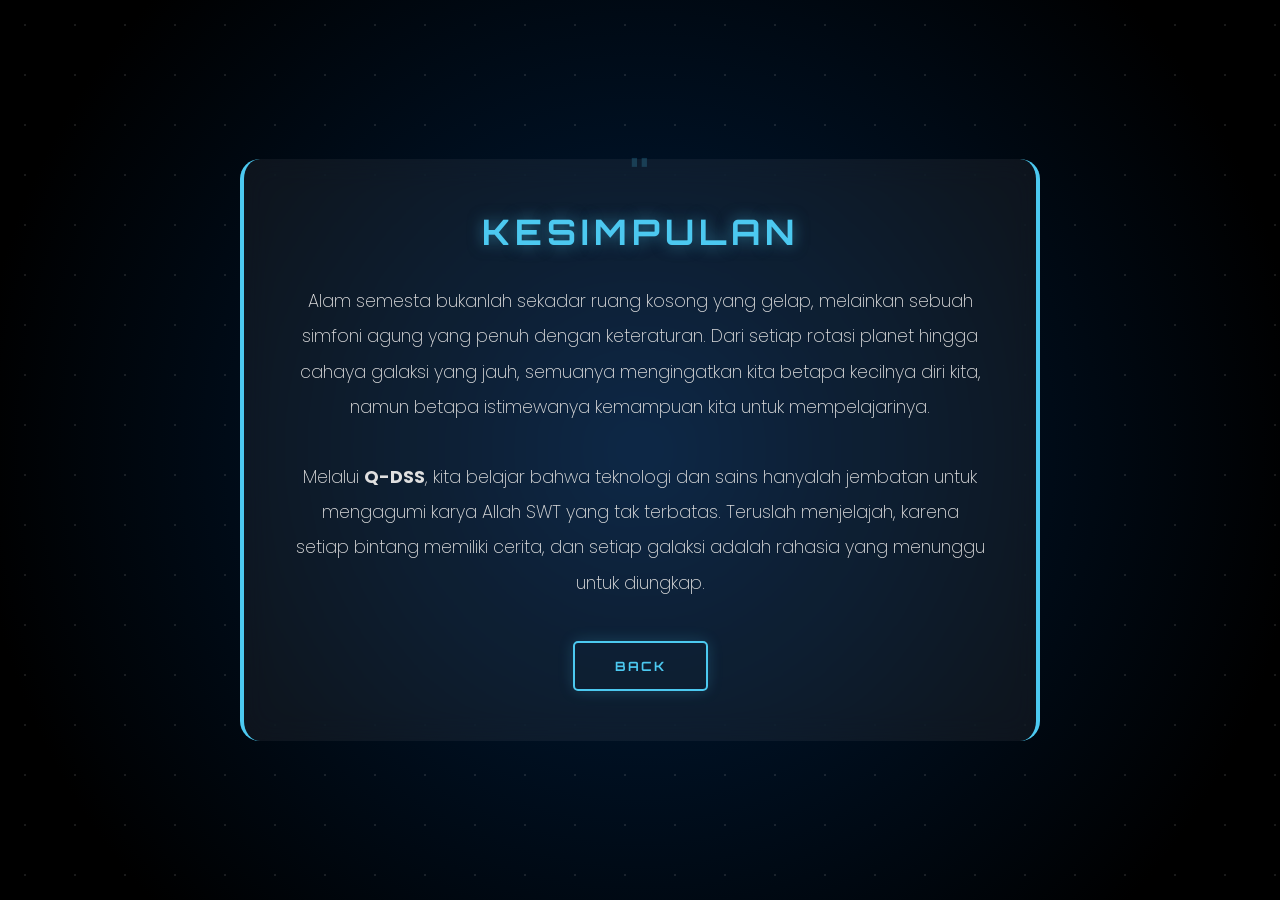
<file: kesimpulan.html>
<!DOCTYPE html>
<html lang="id">
<head>
    <meta charset="UTF-8">
    <meta name="viewport" content="width=device-width, initial-scale=1.0">
    <title>Conclusion | Q-DSS Cosmos</title>
    <style>
        @import url('https://fonts.googleapis.com/css2?family=Orbitron:wght@400;700;900&family=Poppins:wght@200;400;600&display=swap');

        * { margin: 0; padding: 0; box-sizing: border-box; }

        body {
            background: #000;
            color: white;
            font-family: 'Poppins', sans-serif;
            min-height: 100vh;
            display: flex;
            align-items: center;
            justify-content: center;
            background-image: radial-gradient(circle at center, #001d3d 0%, #000 85%);
            overflow: hidden;
        }

        /* Border Vertikal Khas Kamu */
        .conclusion-box {
            max-width: 800px;
            width: 90%;
            background: rgba(255, 255, 255, 0.05);
            backdrop-filter: blur(15px);
            padding: 50px;
            border-radius: 20px;
            text-align: center;
            border-left: 4px solid #4cc9f0;
            border-right: 4px solid #4cc9f0;
            position: relative;
        }

        h2 {
            font-family: 'Orbitron';
            font-size: 2.2rem;
            color: #4cc9f0;
            margin-bottom: 30px;
            letter-spacing: 5px;
            text-shadow: 0 0 15px rgba(76, 201, 240, 0.5);
        }

        .text-wrap {
            font-size: 1.1rem;
            line-height: 2;
            color: #e0e0e0;
            font-weight: 200;
            margin-bottom: 40px;
        }

        .quote-icon {
            font-family: 'Orbitron';
            font-size: 4rem;
            position: absolute;
            top: -20px;
            left: 50%;
            transform: translateX(-50%);
            color: rgba(76, 201, 240, 0.2);
        }

        /* Tombol Home Baru */
        .btn-home {
            display: inline-block;
            padding: 15px 40px;
            background: none;
            border: 2px solid #4cc9f0;
            color: #4cc9f0;
            text-decoration: none;
            font-family: 'Orbitron';
            font-weight: 700;
            font-size: 0.8rem;
            letter-spacing: 2px;
            border-radius: 5px;
            transition: 0.4s;
            box-shadow: 0 0 15px rgba(76, 201, 240, 0.2);
        }

        .btn-home:hover {
            transform: translateY(-5px);
            box-shadow: 0 0 30px #4cc9f0;
            background: #4cc9f0;
            color: #000;
        }

        .bg-dots {
            position: fixed;
            width: 100%;
            height: 100%;
            background-image: radial-gradient(#ffffff 1px, transparent 1px);
            background-size: 50px 50px;
            opacity: 0.1;
            z-index: -1;
        }
    </style>
</head>
<body>

    <div class="bg-dots"></div>

    <div class="conclusion-box">
        <div class="quote-icon">"</div>
        <h2>KESIMPULAN</h2>
        
        <div class="text-wrap">
            <p>
                Alam semesta bukanlah sekadar ruang kosong yang gelap, melainkan sebuah simfoni agung yang penuh dengan keteraturan. 
                Dari setiap rotasi planet hingga cahaya galaksi yang jauh, semuanya mengingatkan kita betapa kecilnya diri kita, 
                namun betapa istimewanya kemampuan kita untuk mempelajarinya. 
                <br><br>
                Melalui <strong>Q-DSS</strong>, kita belajar bahwa teknologi dan sains hanyalah jembatan 
                untuk mengagumi karya Allah SWT yang tak terbatas. Teruslah menjelajah, karena setiap bintang 
                memiliki cerita, dan setiap galaksi adalah rahasia yang menunggu untuk diungkap.
            </p>
        </div>

        <a href="index.html" class="btn-home">BACK</a>
    </div>

</body>
</html>
</file>
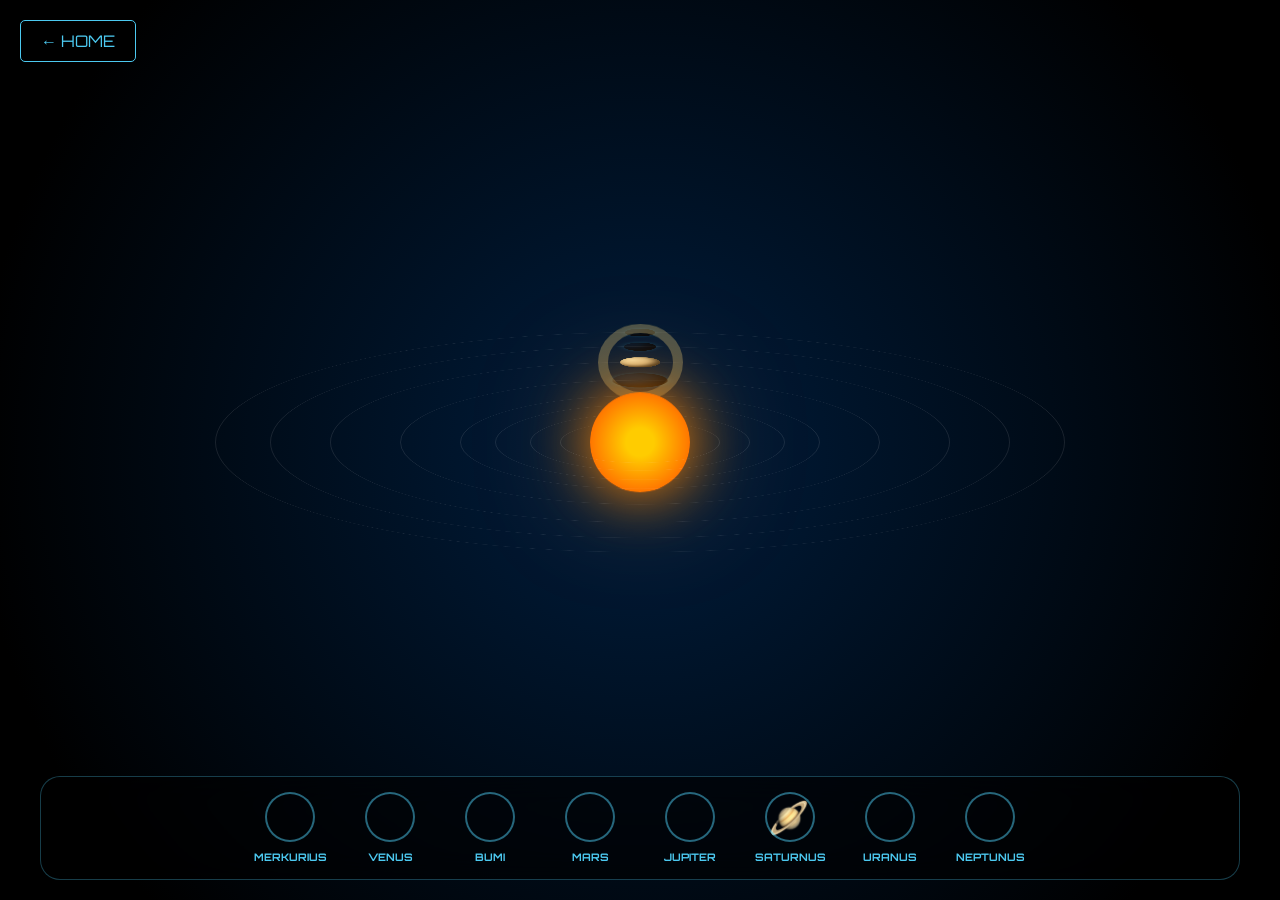
<file: pembahasan.html>
<!DOCTYPE html>
<html lang="id">
<head>
    <meta charset="UTF-8">
    <meta name="viewport" content="width=device-width, initial-scale=1.0">
    <title>Q-DSS | Tata Surya</title>
    <link rel="stylesheet" href="https://cdnjs.cloudflare.com/ajax/libs/font-awesome/6.5.1/css/all.min.css">
    <style>
        @import url('https://fonts.googleapis.com/css2?family=Orbitron:wght@400;900&family=Poppins:wght@300;400&display=swap');

        * { margin: 0; padding: 0; box-sizing: border-box; }

        body {
            background: #000;
            color: white;
            font-family: 'Poppins', sans-serif;
            height: 100vh;
            width: 100vw;
            overflow: hidden;
            display: flex;
            flex-direction: column;
            justify-content: center;
            align-items: center;
            background-image: radial-gradient(circle at center, #001d3d 0%, #000 85%);
            -webkit-font-smoothing: antialiased;
        }

        /* --- WARNING MODE PORTRAIT (HP) --- */
        #rotate-warning {
            display: none;
            position: fixed;
            top: 0;
            left: 0;
            width: 100%;
            height: 100%;
            background: #000;
            z-index: 99999;
            flex-direction: column;
            justify-content: center;
            align-items: center;
            text-align: center;
            padding: 20px;
        }

        #rotate-warning i {
            font-size: 60px;
            color: #4cc9f0;
            margin-bottom: 25px;
            animation: rotatePhone 2s ease-in-out infinite;
        }

        @keyframes rotatePhone {
            0% { transform: rotate(0deg); }
            50% { transform: rotate(-90deg); }
            100% { transform: rotate(0deg); }
        }

        @media (orientation: portrait) {
            #rotate-warning { display: flex; }
        }

        /* --- BACKGROUND STARS --- */
        .stars {
            position: fixed;
            top: 0; left: 0; width: 100%; height: 100%;
            background: url('https://www.transparenttextures.com/patterns/stardust.png');
            opacity: 0.4;
            z-index: -1;
        }

        .btn-back {
            position: fixed;
            top: 20px;
            left: 20px;
            color: #4cc9f0;
            text-decoration: none;
            font-family: 'Orbitron';
            border: 1px solid #4cc9f0;
            padding: 10px 20px;
            border-radius: 5px;
            background: rgba(0,0,0,0.7);
            transition: 0.3s;
            z-index: 10000;
        }
        .btn-back:hover { background: #4cc9f0; color: #000; box-shadow: 0 0 15px #4cc9f0; }

        /* --- SOLAR SYSTEM ENGINE --- */
        .solar-system {
            position: relative;
            flex: 1;
            width: 100%;
            display: flex;
            justify-content: center;
            align-items: center;
            transform-style: preserve-3d;
            transform: rotateX(75deg) translateY(-30px);
        }

        .sun {
            position: absolute;
            width: 100px; height: 100px;
            background: radial-gradient(circle, #ffcc00 20%, #ff8800 60%, #ff4500 100%);
            border-radius: 50%;
            box-shadow: 0 0 60px #ff8800, 0 0 120px rgba(255, 136, 0, 0.4);
            transform: rotateX(-75deg);
            z-index: 10;
        }

        .orbit {
            position: absolute;
            border: 1px solid rgba(255, 255, 255, 0.1);
            border-radius: 50%;
            transform-style: preserve-3d;
            animation: rotate-orbit linear infinite;
        }

        @keyframes rotate-orbit {
            from { transform: rotateZ(0deg); }
            to { transform: rotateZ(360deg); }
        }

        .planet {
            position: absolute;
            top: 0; left: 50%;
            transform: translate(-50%, -50%);
            background-size: cover;
            background-position: center;
            border-radius: 50%;
            cursor: pointer;
            box-shadow: -10px -10px 20px rgba(0,0,0,0.8) inset, 0 0 10px rgba(76, 201, 240, 0.2);
            animation: counter-rotate linear infinite;
        }

        @keyframes counter-rotate {
            from { transform: translate(-50%, -50%) rotateZ(0deg) rotateX(-75deg); }
            to { transform: translate(-50%, -50%) rotateZ(-360deg) rotateX(-75deg); }
        }

        /* Saturn Ring Special */
        .saturn-container {
            position: absolute;
            top: 0; left: 50%;
            transform: translate(-50%, -50%);
            display: flex; justify-content: center; align-items: center;
            transform-style: preserve-3d;
            animation: counter-rotate linear infinite;
        }
        .saturn-body { 
            width: 40px; height: 40px; 
            background: radial-gradient(circle at 30% 30%, #f4e2ad, #b08d57);
            border-radius: 50%; 
            box-shadow: -5px -5px 10px rgba(0,0,0,0.7) inset;
        }
        .saturn-ring { 
            position: absolute; width: 85px; height: 85px; 
            border: 10px solid rgba(191, 173, 111, 0.4); 
            border-radius: 50%; transform: rotateX(80deg); 
        }

        /* --- PLANET GALLERY --- */
        .planet-gallery {
            position: fixed;
            bottom: 20px;
            width: 95%;
            max-width: 1200px;
            display: flex;
            justify-content: center;
            gap: 10px;
            padding: 15px;
            background: rgba(0, 0, 0, 0.6);
            backdrop-filter: blur(15px);
            border-radius: 20px;
            border: 1px solid rgba(76, 201, 240, 0.3);
            z-index: 9000;
            overflow-x: auto;
            scrollbar-width: none; /* Firefox */
        }

        .planet-gallery::-webkit-scrollbar { display: none; } /* Chrome/Safari */

        .gallery-item {
            display: flex;
            flex-direction: column;
            align-items: center;
            text-align: center;
            cursor: pointer;
            transition: 0.3s;
            min-width: 90px;
        }

        .gallery-item:hover { transform: translateY(-10px); }

        .gallery-img {
            width: 50px; height: 50px;
            border-radius: 50%;
            margin-bottom: 8px;
            border: 2px solid rgba(76, 201, 240, 0.5);
            background-size: cover;
            background-position: center;
        }

        .gallery-item span { 
            font-size: 0.65rem; 
            font-family: 'Orbitron'; 
            color: #4cc9f0; 
            font-weight: bold;
        }

        /* Orbit Sizes & Speeds */
        .mer-o { width: 160px; height: 160px; animation-duration: 6s; }
        .ven-o { width: 220px; height: 220px; animation-duration: 9s; }
        .ear-o { width: 290px; height: 290px; animation-duration: 12s; }
        .mar-o { width: 360px; height: 360px; animation-duration: 16s; }
        .jup-o { width: 480px; height: 480px; animation-duration: 25s; }
        .sat-o { width: 620px; height: 620px; animation-duration: 35s; }
        .ura-o { width: 740px; height: 740px; animation-duration: 50s; }
        .nep-o { width: 850px; height: 850px; animation-duration: 70s; }

        /* --- INFO CARD POPUP --- */
        .info-card {
            position: fixed; top: 50%; left: 50%; transform: translate(-50%, -50%);
            width: 350px; background: rgba(0,0,0,0.95); border: 2px solid #4cc9f0;
            padding: 25px; border-radius: 15px; display: none; z-index: 11000;
            box-shadow: 0 0 40px rgba(76, 201, 240, 0.6);
            backdrop-filter: blur(10px);
        }

        #p-desc {
            font-size: 0.85rem; 
            line-height: 1.6; 
            margin-bottom: 20px; 
            color: #ddd;
            white-space: pre-line;
            text-align: left;
        }
    </style>
</head>
<body>

    <div id="rotate-warning">
        <i class="fa-solid fa-mobile-screen-button"></i>
        <h2 style="font-family:'Orbitron'; color: white;">HARAP PUTAR LAYAR</h2>
        <p style="color: #4cc9f0; font-size: 0.8rem; margin-top: 10px; font-family: 'Poppins';">Web ini didesain terbaik untuk mode Landscape</p>
    </div>

    <div class="stars"></div>

    <a href="index.html" class="btn-back">← HOME</a>

    <div class="solar-system">
        <div class="sun"></div>
        
        <div class="orbit mer-o"><div class="planet" style="width:14px; height:14px; background-image:url('https://upload.wikimedia.org/wikipedia/commons/4/4a/Mercury_in_true_color.jpg'); animation-duration:6s;"></div></div>
        <div class="orbit ven-o"><div class="planet" style="width:22px; height:22px; background-image:url('https://upload.wikimedia.org/wikipedia/commons/e/e5/Venus-real_color.jpg'); animation-duration:9s;"></div></div>
        <div class="orbit ear-o"><div class="planet" style="width:24px; height:24px; background-image:url('https://upload.wikimedia.org/wikipedia/commons/9/97/The_Earth_seen_from_Apollo_17.jpg'); animation-duration:12s;"></div></div>
        <div class="orbit mar-o"><div class="planet" style="width:18px; height:18px; background-image:url('https://upload.wikimedia.org/wikipedia/commons/0/02/OSIRIS_Mars_true_color.jpg'); animation-duration:16s;"></div></div>
        <div class="orbit jup-o"><div class="planet" style="width:55px; height:55px; background-image:url('https://upload.wikimedia.org/wikipedia/commons/2/2b/Jupiter_and_its_shrunken_Great_Red_Spot.jpg'); animation-duration:25s;"></div></div>
        <div class="orbit sat-o"><div class="saturn-container" style="animation-duration:35s;"><div class="saturn-body"></div><div class="saturn-ring"></div></div></div>
        <div class="orbit ura-o"><div class="planet" style="width:32px; height:32px; background-image:url('https://upload.wikimedia.org/wikipedia/commons/3/3d/Uranus2.jpg'); animation-duration:50s;"></div></div>
        <div class="orbit nep-o"><div class="planet" style="width:30px; height:30px; background-image:url('https://upload.wikimedia.org/wikipedia/commons/5/56/Neptune_Full.jpg'); animation-duration:70s;"></div></div>
    </div>

    <div class="planet-gallery">
        <div class="gallery-item" onclick="show('MERKURIUS', '• Si Kecil yang Ekstrem: Panas membakar di siang hari, beku total di malam hari.\n• Wajah Kawah: Permukaannya penuh bekas meteor, mirip Bulan.\n• Tanpa Pelindung: Tidak memiliki atmosfer, udara, ataupun cuaca.')">
            <div class="gallery-img" style="background-image:url('https://upload.wikimedia.org/wikipedia/commons/4/4a/Mercury_in_true_color.jpg')"></div>
            <span>MERKURIUS</span>
        </div>
        <div class="gallery-item" onclick="show('VENUS', '• Neraka Tata Surya: Planet terpanas karena atmosfer tebal memerangkap panas matahari.\n• Rotasi Terbalik: Berputar ke arah berlawanan, Matahari terbit dari barat.\n• Tekanan Dahsyat: Tekanan udaranya sangat berat, mampu menghancurkan baja.')">
            <div class="gallery-img" style="background-image:url('https://upload.wikimedia.org/wikipedia/commons/e/e5/Venus-real_color.jpg')"></div>
            <span>VENUS</span>
        </div>
        <div class="gallery-item" onclick="show('BUMI', '• Planet Air: Satu-satunya dunia dengan air cair untuk menunjang kehidupan.\n• Atmosfer Hidup: Kaya oksigen dan memiliki lapisan pelindung radiasi.\n• Rumah Dinamis: Memiliki tanah yang terus bergerak menciptakan daratan baru.')">
            <div class="gallery-img" style="background-image:url('https://upload.wikimedia.org/wikipedia/commons/9/97/The_Earth_seen_from_Apollo_17.jpg')"></div>
            <span>BUMI</span>
        </div>
        <div class="gallery-item" onclick="show('MARS', '• Padang Berkarat: Dikenal sebagai Planet Merah karena debu besi yang berkarat.\n• Raksasa Geologi: Memiliki gunung api tertinggi dan lembah terdalam di tata surya.\n• Kutub Beku: Memiliki lapisan es di utara dan selatan seperti Bumi.')">
            <div class="gallery-img" style="background-image:url('https://upload.wikimedia.org/wikipedia/commons/0/02/OSIRIS_Mars_true_color.jpg')"></div>
            <span>MARS</span>
        </div>
        <div class="gallery-item" onclick="show('JUPITER', '• Raja Planet: Planet gas terbesar yang sanggup menampung ribuan Bumi.\n• Badai Abadi: Memiliki bintik merah raksasa, badai yang ada sejak ratusan tahun.\n• Sistem Bulan: Memiliki lebih dari 90 bulan pengiring di sekitarnya.')">
            <div class="gallery-img" style="background-image:url('https://upload.wikimedia.org/wikipedia/commons/2/2b/Jupiter_and_its_shrunken_Great_Red_Spot.jpg')"></div>
            <span>JUPITER</span>
        </div>
        <div class="gallery-item" onclick="show('SATURNUS', '• Mahkota Cincin: Memiliki cincin megah dari triliunan es dan batu.\n• Si Ringan: Planet yang sangat ringan, secara teori bisa mengapung di air.\n• Angin Supersonik: Kecepatan anginnya berkali-kali lipat badai terkuat Bumi.')">
            <div class="gallery-img" style="background-image:url('—Pngtree—realistic\ saturn\ planet_20948452.png')"></div>
            <span>SATURNUS</span>
        </div>
        <div class="gallery-item" onclick="show('URANUS', '• Planet Rebahan: Sumbu miring yang membuatnya menggelinding di orbit.\n• Raksasa Es: Didominasi es kental metana, amonia, dan air cair.\n• Dunia Biru Pucat: Gas metana menyerap warna merah dan memantulkan biru.')">
            <div class="gallery-img" style="background-image:url('https://upload.wikimedia.org/wikipedia/commons/3/3d/Uranus2.jpg')"></div>
            <span>URANUS</span>
        </div>
        <div class="gallery-item" onclick="show('NEPTUNUS', '• Gudang Badai: Planet paling berangin dengan kecepatan angin 2.000 km/jam.\n• Biru Kelam: Warnanya lebih pekat dari Uranus karena atmosfer dinginnya.\n• Penghuni Tepian: Terjauh dari Matahari, butuh 165 tahun untuk satu orbit.')">
            <div class="gallery-img" style="background-image:url('https://upload.wikimedia.org/wikipedia/commons/5/56/Neptune_Full.jpg')"></div>
            <span>NEPTUNUS</span>
        </div>
    </div>

    <div id="card" class="info-card">
        <h2 id="p-name" style="font-family:'Orbitron'; color:#4cc9f0; margin-bottom:15px; text-align:center;">PLANET</h2>
        <p id="p-desc"></p>
        <div style="text-align: center;">
            <button onclick="document.getElementById('card').style.display='none'" style="background:#4cc9f0; border:none; padding:10px 25px; border-radius:5px; cursor:pointer; font-weight:bold; font-family:'Orbitron';">TUTUP</button>
        </div>
    </div>

    <script>
        function show(name, desc) {
            document.getElementById('p-name').innerText = name;
            document.getElementById('p-desc').innerText = desc;
            document.getElementById('card').style.display = 'block';
        }
    </script>
</body>
</html>
</file>
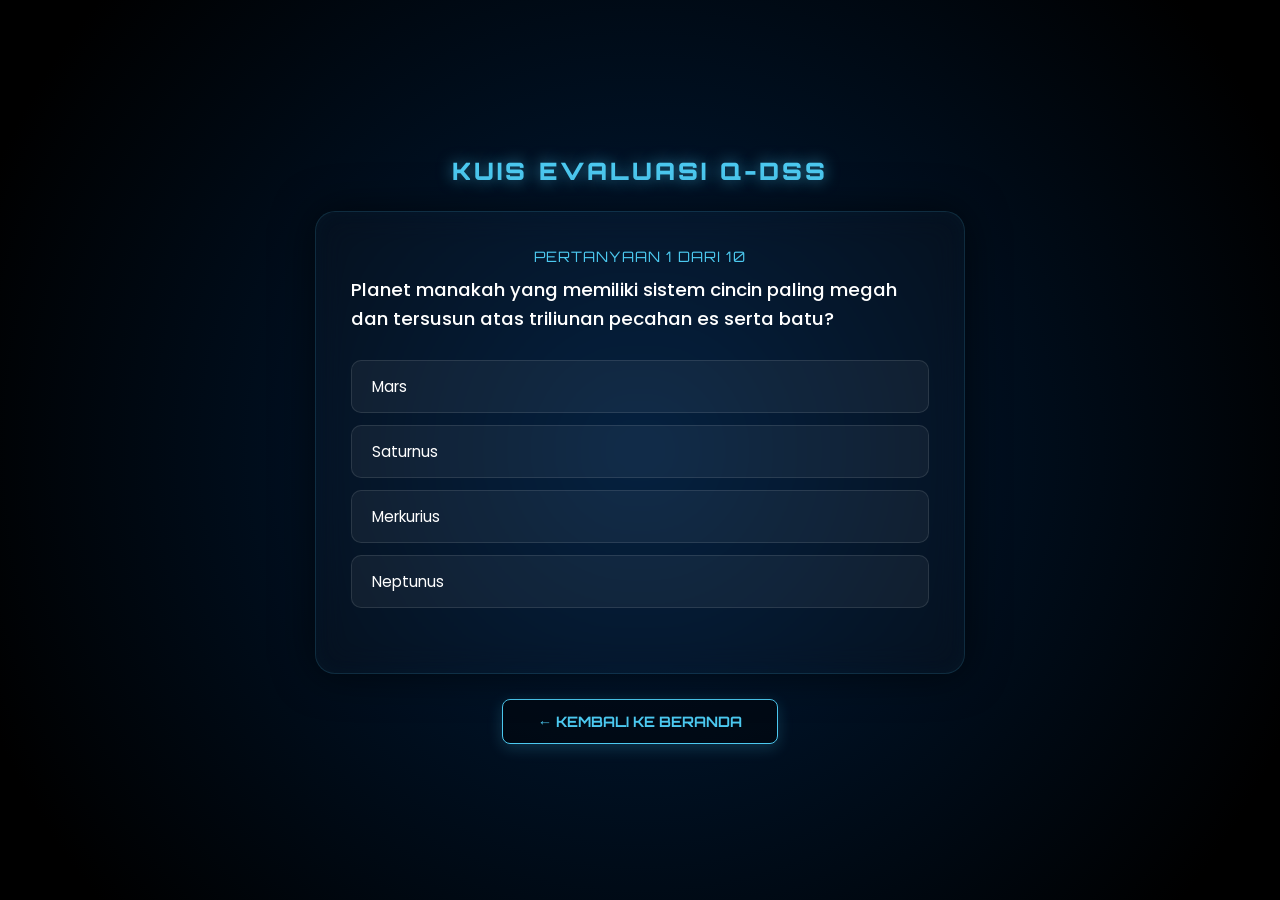
<file: quiz.html>
<!DOCTYPE html>
<html lang="id">
<head>
    <meta charset="UTF-8">
    <meta name="viewport" content="width=device-width, initial-scale=1.0">
    <title>Q-DSS | Evaluasi Kosmik</title>
    <style>
        @import url('https://fonts.googleapis.com/css2?family=Orbitron:wght@400;700;900&family=Poppins:wght@300;400;500;600&display=swap');

        * { margin: 0; padding: 0; box-sizing: border-box; }

        body {
            background: #000;
            color: white;
            font-family: 'Poppins', sans-serif;
            min-height: 100vh;
            width: 100vw;
            display: flex;
            flex-direction: column;
            justify-content: center;
            align-items: center;
            background-image: radial-gradient(circle at center, #001d3d 0%, #000 90%);
            overflow-x: hidden;
            padding: 40px 20px;
        }

        /* --- BACKGROUND STARS --- */
        .stars {
            position: fixed;
            top: 0; left: 0; width: 100%; height: 100%;
            background: url('https://www.transparenttextures.com/patterns/stardust.png');
            opacity: 0.4;
            z-index: -1;
        }

        h2.main-title {
            font-family: 'Orbitron', sans-serif;
            font-weight: 900;
            letter-spacing: 3px;
            color: #4cc9f0;
            margin-bottom: 25px;
            text-shadow: 0 0 15px rgba(76, 201, 240, 0.6);
            text-transform: uppercase;
            text-align: center;
        }

        /* --- QUIZ CONTAINER --- */
        .quiz-container {
            background: rgba(255, 255, 255, 0.02);
            border: 1px solid rgba(76, 201, 240, 0.15);
            backdrop-filter: blur(15px);
            -webkit-backdrop-filter: blur(15px);
            padding: 35px;
            border-radius: 20px;
            width: 100%;
            max-width: 650px;
            box-shadow: 0 0 40px rgba(0, 0, 0, 0.6), inset 0 0 20px rgba(76, 201, 240, 0.03);
            text-align: center;
        }

        .question-number {
            font-family: 'Orbitron', sans-serif;
            font-size: 0.9rem;
            color: #4cc9f0;
            letter-spacing: 1px;
            margin-bottom: 10px;
        }

        .question-text {
            font-size: 1.15rem;
            font-weight: 500;
            line-height: 1.6;
            margin-bottom: 25px;
            min-height: 60px;
            text-align: left;
        }

        /* --- OPTIONS BUTTONS --- */
        .options-wrapper {
            display: flex;
            flex-direction: column;
            gap: 12px;
            margin-bottom: 30px;
        }

        .option-btn {
            background: rgba(255, 255, 255, 0.05);
            border: 1px solid rgba(255, 255, 255, 0.1);
            padding: 14px 20px;
            border-radius: 10px;
            color: white;
            font-family: 'Poppins', sans-serif;
            font-size: 0.95rem;
            text-align: left;
            cursor: pointer;
            transition: 0.2s ease;
            width: 100%;
            outline: none;
        }

        .option-btn:hover {
            background: rgba(76, 201, 240, 0.1);
            border-color: #4cc9f0;
            box-shadow: 0 0 10px rgba(76, 201, 240, 0.2);
            transform: translateX(5px);
        }

        /* --- RESULT SCREEN --- */
        .result-screen {
            display: none;
        }

        .score-text {
            font-family: 'Orbitron', sans-serif;
            font-size: 3.5rem;
            font-weight: 900;
            color: #4cc9f0;
            margin: 20px 0;
            text-shadow: 0 0 20px rgba(76, 201, 240, 0.6);
        }

        /* --- REVIEW AREA --- */
        .review-title {
            font-family: 'Orbitron', sans-serif;
            font-size: 1.1rem;
            color: #4cc9f0;
            margin-top: 40px;
            margin-bottom: 20px;
            text-align: left;
            border-bottom: 1px solid rgba(76, 201, 240, 0.3);
            padding-bottom: 8px;
        }

        .review-item {
            text-align: left;
            background: rgba(255, 255, 255, 0.03);
            border-radius: 10px;
            padding: 15px;
            margin-bottom: 15px;
            border-left: 4px solid #ccc;
        }

        .review-item.correct {
            border-left-color: #2ec4b6;
        }

        .review-item.wrong {
            border-left-color: #e63946;
        }

        .review-q {
            font-size: 0.95rem;
            font-weight: 500;
            margin-bottom: 8px;
        }

        .review-ans {
            font-size: 0.85rem;
            margin-top: 4px;
        }

        .text-correct { color: #2ec4b6; font-weight: 500; }
        .text-wrong { color: #e63946; font-weight: 500; }

        /* --- ACTION BUTTONS --- */
        .btn-action {
            display: inline-block;
            color: #4cc9f0;
            text-decoration: none;
            font-family: 'Orbitron';
            font-weight: bold;
            font-size: 0.9rem;
            border: 1px solid #4cc9f0;
            padding: 12px 35px;
            border-radius: 8px;
            background: rgba(0, 0, 0, 0.4);
            transition: 0.3s ease;
            cursor: pointer;
            box-shadow: 0 4px 15px rgba(76, 201, 240, 0.2);
        }

        .btn-action:hover { 
            background: #4cc9f0; 
            color: #000; 
            box-shadow: 0 0 20px #4cc9f0;
            transform: translateY(-2px);
        }
    </style>
</head>
<body>

    <div class="stars"></div>

    <h2 class="main-title">Kuis Evaluasi Q-DSS</h2>

    <div class="quiz-container">
        <div id="quiz-box">
            <div class="question-number" id="q-num">PERTANYAAN 1 DARI 10</div>
            <div class="question-text" id="q-text">Loading pertanyaan...</div>
            
            <div class="options-wrapper" id="options-container">
                </div>
        </div>

        <div id="result-box" class="result-screen">
            <p style="font-size: 1.2rem;">Transmisi Selesai! Skor Kamu:</p>
            <div class="score-text" id="score-display">0</div>
            <p id="result-feedback" style="margin-bottom: 30px; color: #ccc; line-height: 1.6;"></p>
            
            <button class="btn-action" onclick="restartQuiz()">ULANGI KUIS</button>

            <div class="review-title">Review Hasil Evaluasi</div>
            <div id="review-container">
                </div>
        </div>
    </div>

    <a href="index.html" class="btn-action" style="margin-top: 25px;">← KEMBALI KE BERANDA</a>

    <script>
        const quizData = [
            {
                question: "Planet manakah yang memiliki sistem cincin paling megah dan tersusun atas triliunan pecahan es serta batu?",
                options: ["Mars", "Saturnus", "Merkurius", "Neptunus"],
                answer: 1
            },
            {
                question: "Planet apa yang dijuluki sebagai 'Si Ringan' karena massa jenisnya sangat kecil dan secara teori bisa mengapung di atas air?",
                options: ["Jupiter", "Bumi", "Saturnus", "Uranus"],
                answer: 2
            },
            {
                question: "Planet terdekat dari Matahari yang tidak memiliki atmosfer serta berukuran paling kecil di tata surya adalah...",
                options: ["Merkurius", "Venus", "Mars", "Uranus"],
                answer: 0
            },
            {
                question: "Mengapa planet Mars sering dijuluki sebagai Planet Merah?",
                options: [
                    "Karena dilapisi oleh lautan lava panas yang membara",
                    "Karena memiliki kandungan zat besi oksida (karat) di permukaannya",
                    "Karena permukaan daratannya dilapisi kristal ruby merah",
                    "Karena atmosfernya dipenuhi gas neon menyala"
                ],
                answer: 1
            },
            {
                question: "Fenomena astronomi apa yang disebutkan secara eksplisit dalam QS. Ali 'Imran ayat 190 sebagai tanda kebesaran Allah?",
                options: [
                    "Ledakan Supernova dan pembentukan lubang hitam (black hole)",
                    "Penciptaan langit, bumi, serta silih bergantinya malam dan siang",
                    "Tabrakan meteorit besar di permukaan planet",
                    "Siklus penguapan air laut menjadi awan hujan"
                ],
                answer: 1
            },
            {
                question: "Menurut QS. Al-Anbiya ayat 33, kata 'yasbahun' (سبحون) mengisyaratkan bahwa benda-benda langit...",
                options: [
                    "Diciptakan diam tidak bergerak di pusat galaksi",
                    "Hanya berpindah tempat saat terjadi fenomena gerhana saja",
                    "Bergerak acak tanpa arah sehingga rawan bertabrakan",
                    "Beredar aktif mengalir/berenang pada garis orbitnya masing-masing"
                ],
                answer: 3
            },
            {
                question: "Dalam QS. Al-Anbiya ayat 33, apa saja objek kosmik harian yang disebutkan bergerak pada garis edarnya?",
                options: [
                    "Malam, siang, matahari, dan bulan",
                    "Bintang, meteor, dan galaksi",
                    "Bumi, mars, dan jupiter",
                    "Langit, bumi, dan lautan"
                ],
                answer: 0
            },
            {
                question: "Planet manakah yang merupakan satu-satunya tempat di tata surya dengan kondisi atmosfer dan air cair ideal yang mendukung kehidupan makhluk hidup?",
                options: ["Mars", "Bumi", "Venus", "Saturnus"],
                answer: 1
            },
            {
                question: "Karakteristik manusia bernama 'Ulul Albab' yang dijelaskan dalam QS. Ali 'Imran: 190-191 ditandai dengan...",
                options: [
                    "Mengabaikan keteraturan alam dan fokus pada teknologi materi",
                    "Mengingat Allah sekaligus aktif memikirkan penciptaan langit dan bumi (pikir)",
                    "Bekerja keras tanpa memikirkan atau memedulikan alam sekitar",
                    "Mampu memprediksi masa depan seseorang lewat ramalan rasi bintang"
                ],
                answer: 1
            },
            {
                question: "Planet terbesar di tata surya yang memiliki gravitasi sangat kuat sehingga berfungsi sebagai 'tameng pelindung' Bumi dari tabrakan asteroid luar adalah...",
                options: ["Saturnus", "Uranus", "Jupiter", "Neptunus"],
                answer: 2
            }
        ];

        let currentQuestionIndex = 0;
        let score = 0;
        let userAnswers = []; // Menyimpan histori jawaban user

        const qNumIndex = document.getElementById("q-num");
        const qTextIndex = document.getElementById("q-text");
        const optionsContainer = document.getElementById("options-container");
        const quizBox = document.getElementById("quiz-box");
        const resultBox = document.getElementById("result-box");
        const scoreDisplay = document.getElementById("score-display");
        const resultFeedback = document.getElementById("result-feedback");
        const reviewContainer = document.getElementById("review-container");

        function loadQuestion() {
            const currentQuiz = quizData[currentQuestionIndex];
            qNumIndex.innerText = `PERTANYAAN ${currentQuestionIndex + 1} DARI ${quizData.length}`;
            qTextIndex.innerText = currentQuiz.question;
            optionsContainer.innerHTML = "";
            
            currentQuiz.options.forEach((option, index) => {
                const button = document.createElement("button");
                button.classList.add("option-btn");
                button.innerText = option;
                button.onclick = () => checkAnswer(index);
                optionsContainer.appendChild(button);
            });
        }

        function checkAnswer(selectedIndex) {
            const correctAnswerIndex = quizData[currentQuestionIndex].answer;
            
            // Simpan indeks pilihan user
            userAnswers.push(selectedIndex);
            
            if (selectedIndex === correctAnswerIndex) {
                score += 10;
            }
            
            currentQuestionIndex++;
            
            if (currentQuestionIndex < quizData.length) {
                loadQuestion();
            } else {
                showResults();
            }
        }

        function showResults() {
            quizBox.style.display = "none";
            resultBox.style.display = "block";
            scoreDisplay.innerText = score;

            if (score === 100) {
                resultFeedback.innerText = "Luar Biasa! Kamu menguasai data astronomi sekaligus makna spiritual di balik keteraturan tata surya dengan sempurna.";
            } else if (score >= 70) {
                resultFeedback.innerText = "Hebat! Pemahaman kosmik dan materi Q-DSS kamu sudah berada di atas rata-rata penjelajah lain.";
            } else if (score >= 50) {
                resultFeedback.innerText = "Cukup bagus. Kamu memahami dasarnya, tapi coba cek review di bawah untuk memperbaiki kesalahan.";
            } else {
                resultFeedback.innerText = "Transmisi lemah. Periksa ulasan soal di bawah untuk melihat bagian mana yang perlu kamu pelajari lagi!";
            }

            renderReview();
        }

        function renderReview() {
            reviewContainer.innerHTML = ""; // Reset kontainer review

            quizData.forEach((quiz, index) => {
                const userAnsIndex = userAnswers[index];
                const correctAnsIndex = quiz.answer;
                const isCorrect = userAnsIndex === correctAnsIndex;

                const reviewItem = document.createElement("div");
                reviewItem.classList.add("review-item", isCorrect ? "correct" : "wrong");

                let reviewContent = `
                    <p class="review-q"><strong>Soal ${index + 1}:</strong> ${quiz.question}</p>
                    <p class="review-ans">Kunci Jawaban: <span class="text-correct">${quiz.options[correctAnsIndex]}</span></p>
                `;

                // Jika jawaban user salah, tampilkan jawaban yang dia pilih sebelumnya
                if (!isCorrect) {
                    reviewContent += `
                        <p class="review-ans">Jawaban Kamu: <span class="text-wrong">${quiz.options[userAnsIndex]} (Salah)</span></p>
                    `;
                } else {
                    reviewContent += `
                        <p class="review-ans"><span class="text-correct">✓ Jawabanmu Tepat</span></p>
                    `;
                }

                reviewItem.innerHTML = reviewContent;
                reviewContainer.appendChild(reviewItem);
            });
        }

        function restartQuiz() {
            currentQuestionIndex = 0;
            score = 0;
            userAnswers = [];
            quizBox.style.display = "block";
            resultBox.style.display = "none";
            loadQuestion();
        }

        loadQuestion();
    </script>
</body>
</html>
</file>
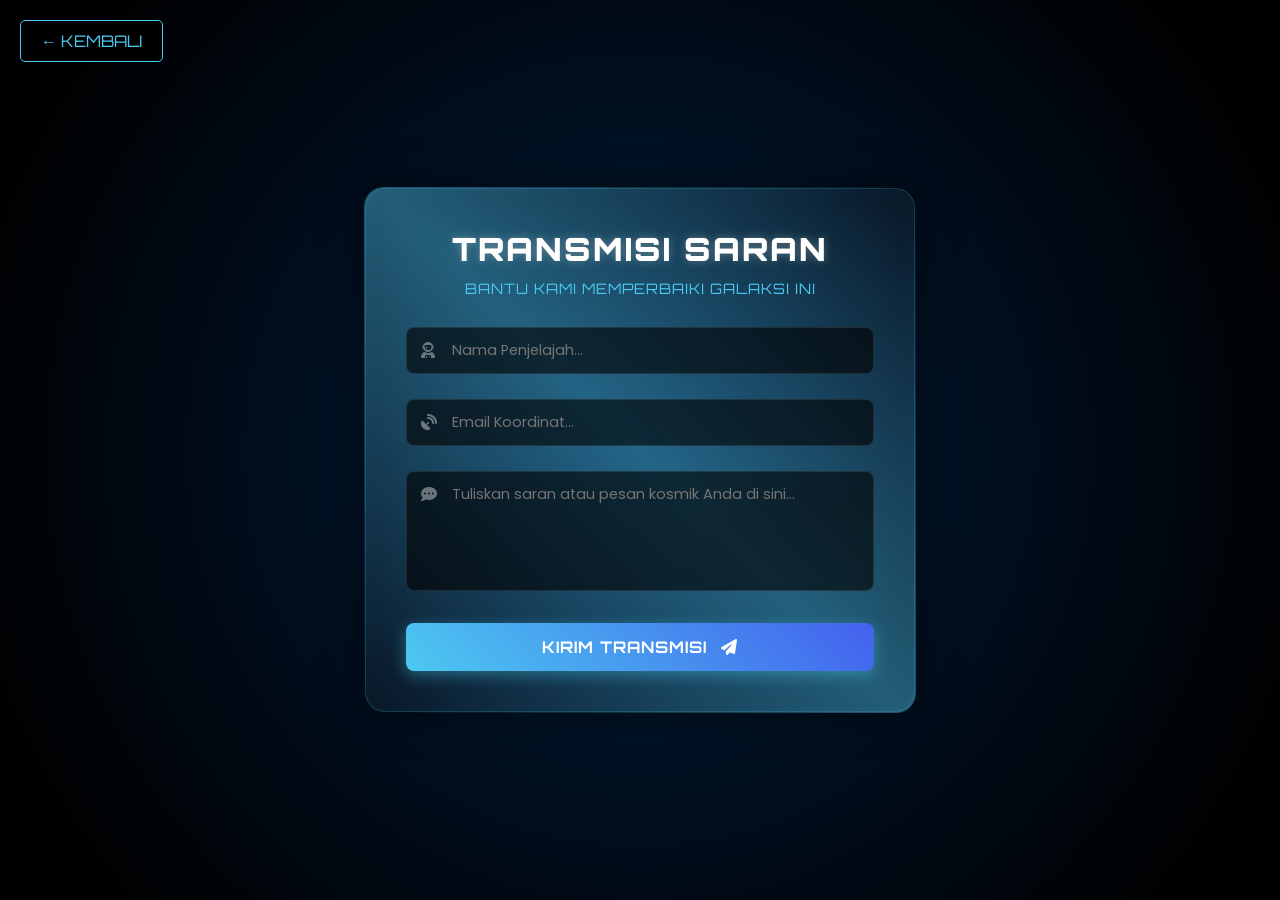
<file: suggestion.html>
<!DOCTYPE html>
<html lang="id">
<head>
    <meta charset="UTF-8">
    <meta name="viewport" content="width=device-width, initial-scale=1.0">
    <title>Q-DSS | Hubungi & Saran</title>
    <link rel="stylesheet" href="https://cdnjs.cloudflare.com/ajax/libs/font-awesome/6.5.1/css/all.min.css">
    <style>
        @import url('https://fonts.googleapis.com/css2?family=Orbitron:wght@400;700;900&family=Poppins:wght@300;400;600&display=swap');

        * { margin: 0; padding: 0; box-sizing: border-box; }

        body {
            background: #000;
            color: white;
            font-family: 'Poppins', sans-serif;
            min-height: 100vh;
            width: 100vw;
            display: flex;
            justify-content: center;
            align-items: center;
            background-image: radial-gradient(circle at center, #001d3d 0%, #000 90%);
            overflow-x: hidden;
            position: relative;
        }

        /* --- BACKGROUND STARS --- */
        .stars {
            position: fixed;
            top: 0; left: 0; width: 100%; height: 100%;
            background: url('https://www.transparenttextures.com/patterns/stardust.png');
            opacity: 0.4;
            z-index: -1;
        }

        /* --- TOMBOL KEMBALI --- */
        .btn-back {
            position: absolute;
            top: 20px;
            left: 20px;
            color: #4cc9f0;
            text-decoration: none;
            font-family: 'Orbitron';
            border: 1px solid #4cc9f0;
            padding: 10px 20px;
            border-radius: 5px;
            background: rgba(0,0,0,0.7);
            transition: 0.3s;
            z-index: 10;
        }
        .btn-back:hover { 
            background: #4cc9f0; 
            color: #000; 
            box-shadow: 0 0 15px #4cc9f0; 
        }

        /* --- KOTAK FORMULIR (GLASSMORPHISM) --- */
        .suggestion-container {
            background: rgba(255, 255, 255, 0.03);
            border: 1px solid rgba(76, 201, 240, 0.2);
            backdrop-filter: blur(15px);
            -webkit-backdrop-filter: blur(15px);
            padding: 40px;
            border-radius: 20px;
            width: 90%;
            max-width: 550px;
            box-shadow: 0 0 40px rgba(0, 0, 0, 0.5), inset 0 0 20px rgba(76, 201, 240, 0.05);
            text-align: center;
            position: relative;
            animation: fadeIn 1s ease-out;
        }

        @keyframes fadeIn {
            from { opacity: 0; transform: translateY(20px); }
            to { opacity: 1; transform: translateY(0); }
        }

        .suggestion-container::before {
            content: '';
            position: absolute;
            top: -2px; left: -2px; right: -2px; bottom: -2px;
            background: linear-gradient(45deg, transparent, rgba(76, 201, 240, 0.4), transparent);
            border-radius: 20px;
            z-index: -1;
            pointer-events: none;
        }

        h1 {
            font-family: 'Orbitron', sans-serif;
            font-weight: 900;
            letter-spacing: 2px;
            color: #fff;
            margin-bottom: 10px;
            text-shadow: 0 0 10px rgba(255, 255, 255, 0.3);
        }

        p.subtitle {
            font-size: 0.9rem;
            color: #4cc9f0;
            margin-bottom: 30px;
            font-family: 'Orbitron';
            text-transform: uppercase;
            letter-spacing: 1px;
        }

        /* --- INPUT STYLING --- */
        .input-group {
            position: relative;
            margin-bottom: 25px;
            text-align: left;
        }

        .input-group i {
            position: absolute;
            left: 15px;
            top: 15px;
            color: rgba(255, 255, 255, 0.4);
            transition: 0.3s;
        }

        .input-group input, 
        .input-group textarea {
            width: 100%;
            padding: 12px 15px 12px 45px;
            background: rgba(0, 0, 0, 0.6);
            border: 1px solid rgba(255, 255, 255, 0.1);
            outline: none;
            color: white;
            font-family: 'Poppins', sans-serif;
            font-size: 0.9rem;
            border-radius: 8px;
            transition: 0.3s;
        }

        .input-group textarea {
            height: 120px;
            resize: none;
        }

        /* Efek Fokus Input */
        .input-group input:focus, 
        .input-group textarea:focus {
            border-color: #4cc9f0;
            box-shadow: 0 0 15px rgba(76, 201, 240, 0.3);
            background: rgba(0, 0, 0, 0.8);
        }

        .input-group input:focus ~ i,
        .input-group textarea:focus ~ i {
            color: #4cc9f0;
        }

        /* --- TOMBOL KIRIM --- */
        .btn-submit {
            width: 100%;
            padding: 14px;
            background: linear-gradient(45deg, #4cc9f0, #4361ee);
            border: none;
            outline: none;
            color: white;
            font-family: 'Orbitron', sans-serif;
            font-weight: bold;
            font-size: 1rem;
            letter-spacing: 1px;
            border-radius: 8px;
            cursor: pointer;
            transition: 0.3s;
            box-shadow: 0 4px 15px rgba(76, 201, 240, 0.4);
        }

        .btn-submit:hover {
            transform: translateY(-2px);
            box-shadow: 0 6px 25px rgba(76, 201, 240, 0.7);
            background: linear-gradient(45deg, #4361ee, #4cc9f0);
        }

        .btn-submit:active {
            transform: translateY(1px);
        }
    </style>
</head>
<body>

    <div class="stars"></div>

    <a href="index.html" class="btn-back">← KEMBALI</a>

    <div class="suggestion-container">
        <h1>TRANSMISI SARAN</h1>
        <p class="subtitle">Bantu Kami Memperbaiki Galaksi Ini</p>

        <form id="suggestionForm">
            <div class="input-group">
                <input type="text" id="name" placeholder="Nama Penjelajah..." required>
                <i class="fa-solid fa-user-astronaut"></i>
            </div>

            <div class="input-group">
                <input type="email" id="email" placeholder="Email Koordinat..." required>
                <i class="fa-solid fa-satellite-dish"></i>
            </div>

            <div class="input-group">
                <textarea id="message" placeholder="Tuliskan saran atau pesan kosmik Anda di sini..." required></textarea>
                <i class="fa-solid fa-comment-dots"></i>
            </div>

            <button type="submit" class="btn-submit">
                KIRIM TRANSMISI <i class="fa-solid fa-paper-plane" style="margin-left: 8px;"></i>
            </button>
        </form>
    </div>

    <script>
        document.getElementById('suggestionForm').addEventListener('submit', function(e) {
            e.preventDefault();
            
            // Mengambil input data
            const nama = document.getElementById('name').value;
            const email = document.getElementById('email').value;
            const pesan = document.getElementById('message').value;

            // Efek simulasi kirim sukses sementara
            alert('Transmisi berhasil dikirim!\nTerima kasih, Agen ' + nama + '. Kontribusi Anda tercatat di database Astrospace.');
            
            // Reset form otomatis setelah kirim
            this.reset();
        });
    </script>
</body>
</html>
</file>
